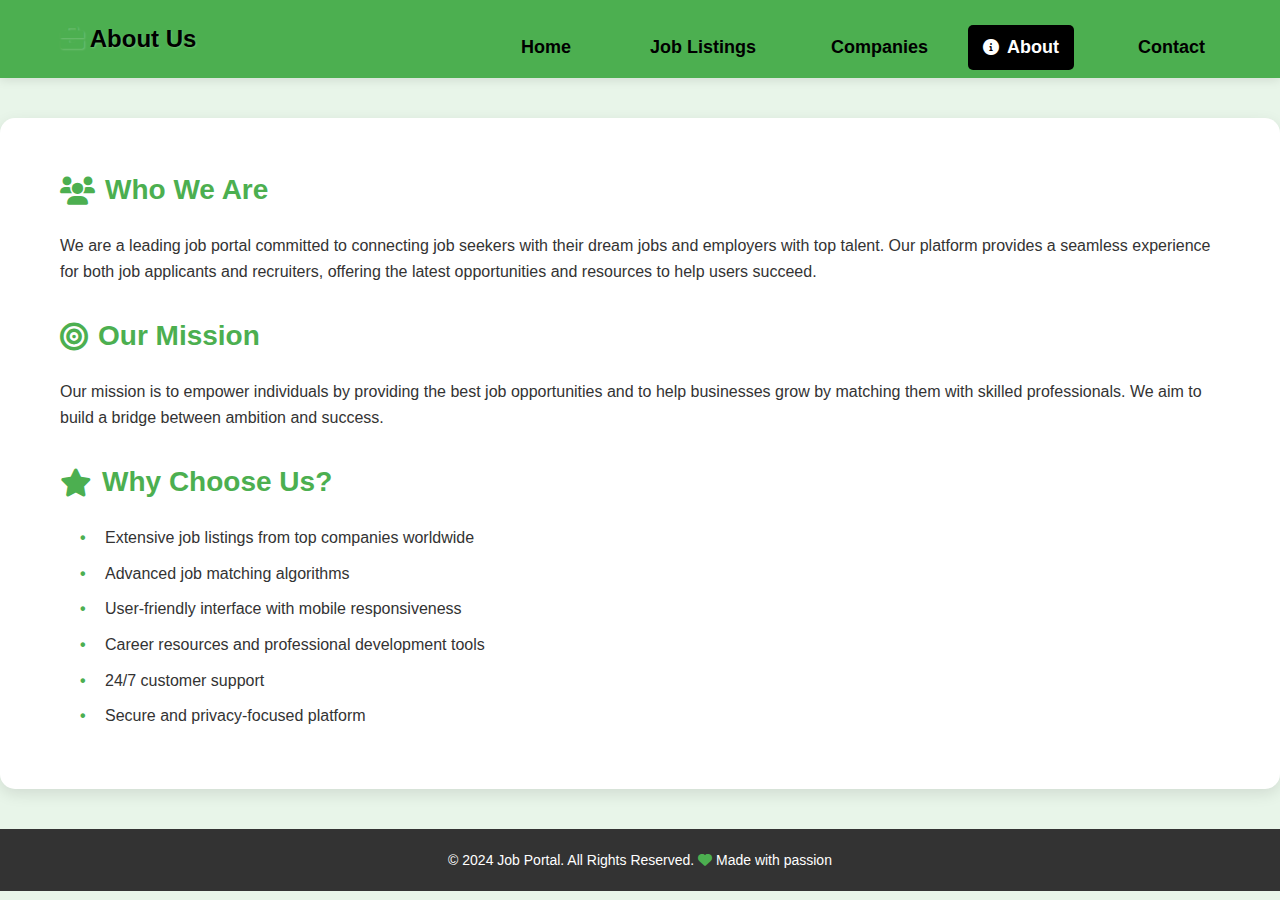
<file: job portal/about.html>
<!DOCTYPE html>
<html lang="en">
<head>
    <meta charset="UTF-8">
    <meta name="viewport" content="width=device-width, initial-scale=1.0">
    <title>About Us - Job Portal</title>
    <link rel="stylesheet" href="about.css">
    <link rel="stylesheet" href="https://cdnjs.cloudflare.com/ajax/libs/font-awesome/6.0.0/css/all.min.css">
    <style>
        /* Override default link colors */
        a {
            color: #000 !important;
            text-decoration: none;
        }
        a:hover {
            color: #000 !important;
        }
        a:visited {
            color: #000 !important;
        }
        .nav-active {
            color: #fff !important;
            background-color: #000;
            font-weight: bold;
        }
    </style>
</head>
<body>
    <header>
        <div class="container">
            <h1><i class="fas fa-briefcase"></i> About Us</h1>
            <nav>
                <ul>
                    <li><a href="index.html"><i class="fas fa-home"></i> Home</a></li>
                    <li><a href="joblisting.html"><i class="fas fa-list"></i> Job Listings</a></li>
                    <li><a href="companies.html"><i class="fas fa-building"></i> Companies</a></li>
                    <li><a href="about.html" class="active"><i class="fas fa-info-circle"></i> About</a></li>
                    <li><a href="contact.html"><i class="fas fa-envelope"></i> Contact</a></li>
                </ul>
            </nav>
        </div>
    </header>

    <section class="about-section">
        <div class="container">
            <h2><i class="fas fa-users"></i> Who We Are</h2>
            <p>We are a leading job portal committed to connecting job seekers with their dream jobs and employers with top talent. Our platform provides a seamless experience for both job applicants and recruiters, offering the latest opportunities and resources to help users succeed.</p>
            
            <h2><i class="fas fa-bullseye"></i> Our Mission</h2>
            <p>Our mission is to empower individuals by providing the best job opportunities and to help businesses grow by matching them with skilled professionals. We aim to build a bridge between ambition and success.</p>

            <h2><i class="fas fa-star"></i> Why Choose Us?</h2>
            <ul>
                <li>Extensive job listings from top companies worldwide</li>
                <li>Advanced job matching algorithms</li>
                <li>User-friendly interface with mobile responsiveness</li>
                <li>Career resources and professional development tools</li>
                <li>24/7 customer support</li>
                <li>Secure and privacy-focused platform</li>
            </ul>
        </div>
    </section>

    <footer>
        <div class="container">
            <p>&copy; 2024 Job Portal. All Rights Reserved. <i class="fas fa-heart"></i> Made with passion</p>
        </div>
    </footer>
</body>
</html>
</file>
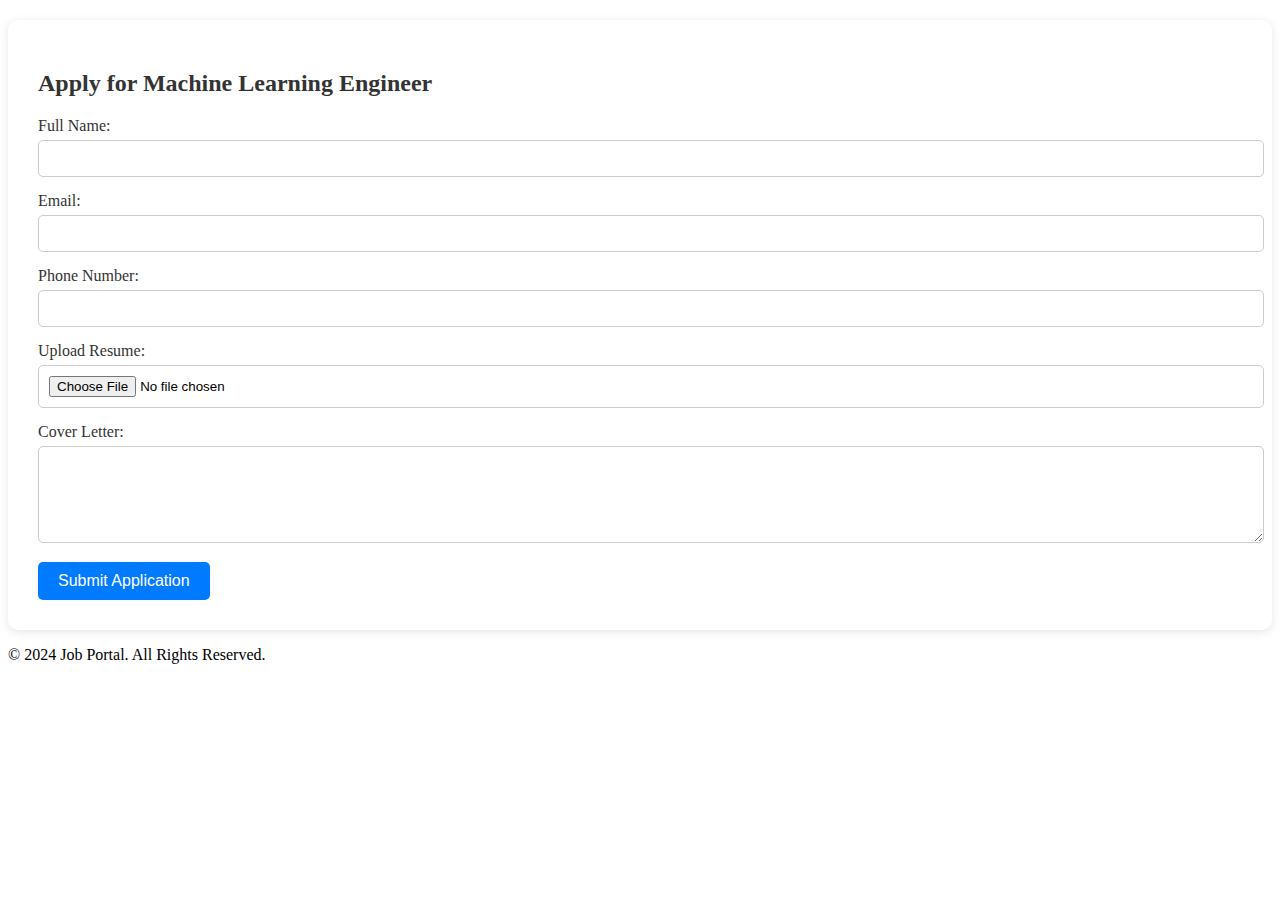
<file: job portal/apply.html>
<!DOCTYPE html>
<html lang="en">
<head>
    <meta charset="UTF-8">
    <meta name="viewport" content="width=device-width, initial-scale=1.0">
    <title>Apply for Machine Learning Engineer - Job Portal</title>
    <link rel="stylesheet" href="apply.css">
</head>
<body>
    

    <section class="application-form">
        <div class="container">
            <h2>Apply for Machine Learning Engineer</h2>
            <form action="#" method="post">
                <div class="form-group">
                    <label for="name">Full Name:</label>
                    <input type="text" id="name" name="name" required>
                </div>
                <div class="form-group">
                    <label for="email">Email:</label>
                    <input type="email" id="email" name="email" required>
                </div>
                <div class="form-group">
                    <label for="phone">Phone Number:</label>
                    <input type="tel" id="phone" name="phone" required>
                </div>
                <div class="form-group">
                    <label for="resume">Upload Resume:</label>
                    <input type="file" id="resume" name="resume" accept=".pdf,.doc,.docx" required>
                </div>
                <div class="form-group">
                    <label for="cover-letter">Cover Letter:</label>
                    <textarea id="cover-letter" name="cover-letter" rows="5" required></textarea>
                </div>
                <button type="submit" class="submit-btn">Submit Application</button>
            </form>
        </div>
    </section>

    <footer>
        <div class="container">
            <p>&copy; 2024 Job Portal. All Rights Reserved.</p>
        </div>
    </footer>
</body>
</html>
</file>
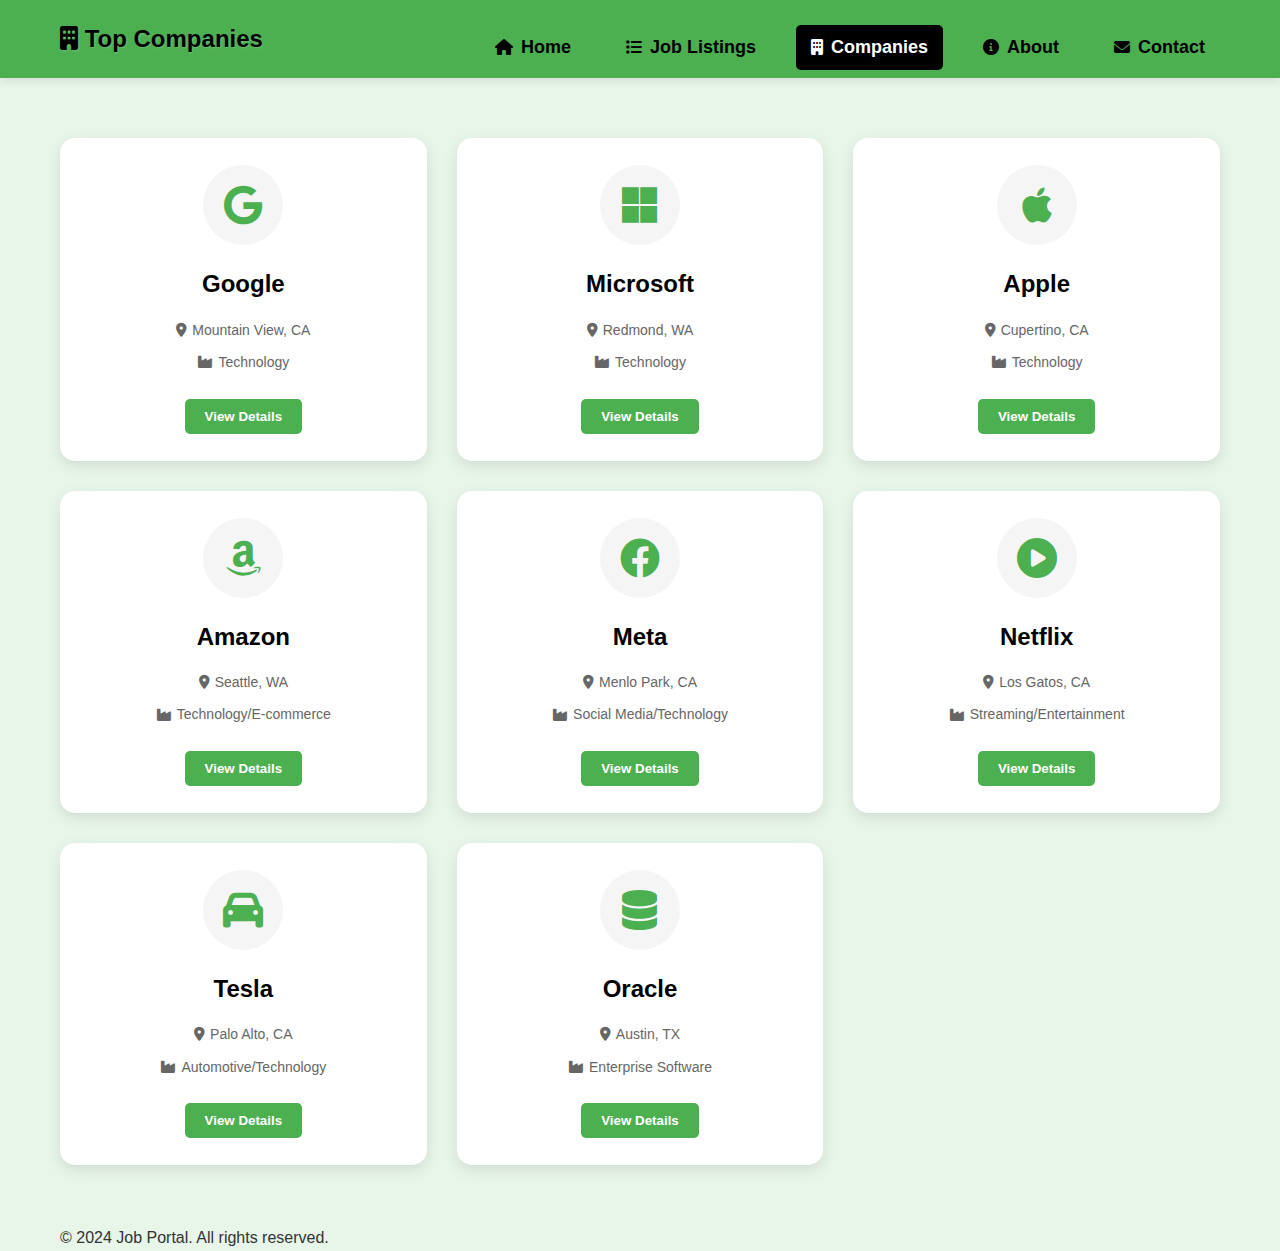
<file: job portal/Companies.html>
<!DOCTYPE html>
<html lang="en">
<head>
    <meta charset="UTF-8">
    <meta name="viewport" content="width=device-width, initial-scale=1.0">
    <title>Companies - Job Portal</title>
    <link rel="stylesheet" href="companies.css">
    <link rel="stylesheet" href="https://cdnjs.cloudflare.com/ajax/libs/font-awesome/6.0.0/css/all.min.css">
</head>
<body>
    <header>
        <div class="container">
            <h1><i class="fas fa-building"></i> Top Companies</h1>
            <nav>
                <ul>
                    <li><a href="index.html"><i class="fas fa-home"></i> Home</a></li>
                    <li><a href="joblisting.html"><i class="fas fa-list"></i> Job Listings</a></li>
                    <li><a href="companies.html" class="active"><i class="fas fa-building"></i> Companies</a></li>
                    <li><a href="about.html"><i class="fas fa-info-circle"></i> About</a></li>
                    <li><a href="contact.html"><i class="fas fa-envelope"></i> Contact</a></li>
                </ul>
            </nav>
        </div>
    </header>

    <section class="companies-section">
        <div class="container">
            <div class="companies-grid">
                <!-- Google -->
                <div class="company-card" onclick="showCompanyDetails('google')">
                    <div class="company-logo">
                        <i class="fab fa-google"></i>
                    </div>
                    <h3>Google</h3>
                    <p class="location"><i class="fas fa-map-marker-alt"></i> Mountain View, CA</p>
                    <p class="industry"><i class="fas fa-industry"></i> Technology</p>
                    <button class="view-details">View Details</button>
                </div>

                <!-- Microsoft -->
                <div class="company-card" onclick="showCompanyDetails('microsoft')">
                    <div class="company-logo">
                        <i class="fab fa-microsoft"></i>
                    </div>
                    <h3>Microsoft</h3>
                    <p class="location"><i class="fas fa-map-marker-alt"></i> Redmond, WA</p>
                    <p class="industry"><i class="fas fa-industry"></i> Technology</p>
                    <button class="view-details">View Details</button>
                </div>

                <!-- Apple -->
                <div class="company-card" onclick="showCompanyDetails('apple')">
                    <div class="company-logo">
                        <i class="fab fa-apple"></i>
                    </div>
                    <h3>Apple</h3>
                    <p class="location"><i class="fas fa-map-marker-alt"></i> Cupertino, CA</p>
                    <p class="industry"><i class="fas fa-industry"></i> Technology</p>
                    <button class="view-details">View Details</button>
                </div>

                <!-- Amazon -->
                <div class="company-card" onclick="showCompanyDetails('amazon')">
                    <div class="company-logo">
                        <i class="fab fa-amazon"></i>
                    </div>
                    <h3>Amazon</h3>
                    <p class="location"><i class="fas fa-map-marker-alt"></i> Seattle, WA</p>
                    <p class="industry"><i class="fas fa-industry"></i> Technology/E-commerce</p>
                    <button class="view-details">View Details</button>
                </div>

                <!-- Meta (Facebook) -->
                <div class="company-card" onclick="showCompanyDetails('meta')">
                    <div class="company-logo">
                        <i class="fab fa-facebook"></i>
                    </div>
                    <h3>Meta</h3>
                    <p class="location"><i class="fas fa-map-marker-alt"></i> Menlo Park, CA</p>
                    <p class="industry"><i class="fas fa-industry"></i> Social Media/Technology</p>
                    <button class="view-details">View Details</button>
                </div>

                <!-- Netflix -->
                <div class="company-card" onclick="showCompanyDetails('netflix')">
                    <div class="company-logo">
                        <i class="fas fa-play-circle"></i>
                    </div>
                    <h3>Netflix</h3>
                    <p class="location"><i class="fas fa-map-marker-alt"></i> Los Gatos, CA</p>
                    <p class="industry"><i class="fas fa-industry"></i> Streaming/Entertainment</p>
                    <button class="view-details">View Details</button>
                </div>

                <!-- Tesla -->
                <div class="company-card" onclick="showCompanyDetails('tesla')">
                    <div class="company-logo">
                        <i class="fas fa-car"></i>
                    </div>
                    <h3>Tesla</h3>
                    <p class="location"><i class="fas fa-map-marker-alt"></i> Palo Alto, CA</p>
                    <p class="industry"><i class="fas fa-industry"></i> Automotive/Technology</p>
                    <button class="view-details">View Details</button>
                </div>

                <!-- Oracle -->
                <div class="company-card" onclick="showCompanyDetails('oracle')">
                    <div class="company-logo">
                        <i class="fas fa-database"></i>
                    </div>
                    <h3>Oracle</h3>
                    <p class="location"><i class="fas fa-map-marker-alt"></i> Austin, TX</p>
                    <p class="industry"><i class="fas fa-industry"></i> Enterprise Software</p>
                    <button class="view-details">View Details</button>
                </div>
            </div>
        </div>
    </section>

    <!-- Company Details Modal -->
    <div id="companyModal" class="modal">
        <div class="modal-content">
            <span class="close-modal">&times;</span>
            <div id="companyDetails"></div>
        </div>
    </div>

    <footer>
        <div class="container">
            <p>&copy; 2024 Job Portal. All rights reserved.</p>
        </div>
    </footer>

    <script>
        const companyData = {
            google: {
                name: "Google",
                description: "Google is a multinational technology company specializing in internet-related services and products.",
                benefits: ["Competitive salary", "Health insurance", "Free meals", "Flexible work hours", "Stock options"],
                culture: "Innovation-driven culture with emphasis on creativity and collaboration",
                openPositions: ["Software Engineer", "Product Manager", "Data Scientist", "UX Designer"],
                technologies: ["Python", "Java", "Go", "Angular", "TensorFlow"],
                website: "https://careers.google.com"
            },
            // Add data for other companies
        };

        function showCompanyDetails(company) {
            const modal = document.getElementById('companyModal');
            const detailsDiv = document.getElementById('companyDetails');
            const data = companyData[company] || {
                name: company.charAt(0).toUpperCase() + company.slice(1),
                description: "Detailed information coming soon!",
                benefits: ["Competitive salary", "Health benefits", "Professional development"],
                culture: "Great work environment with focus on innovation",
                openPositions: ["Multiple positions available"],
                technologies: ["Various technologies"],
                website: "#"
            };

            let html = `
                <h2>${data.name}</h2>
                <div class="company-info">
                    <h3>About</h3>
                    <p>${data.description}</p>
                    
                    <h3>Benefits</h3>
                    <ul>
                        ${data.benefits.map(benefit => `<li>${benefit}</li>`).join('')}
                    </ul>

                    <h3>Company Culture</h3>
                    <p>${data.culture}</p>

                    <h3>Open Positions</h3>
                    <ul>
                        ${data.openPositions.map(position => `<li>${position}</li>`).join('')}
                    </ul>

                    <h3>Technologies Used</h3>
                    <div class="tech-tags">
                        ${data.technologies.map(tech => `<span class="tech-tag">${tech}</span>`).join('')}
                    </div>

                    <a href="${data.website}" target="_blank" class="career-link">Visit Career Page</a>
                </div>
            `;
            detailsDiv.innerHTML = html;
            modal.style.display = 'block';
        }

        // Close modal when clicking X or outside
        document.querySelector('.close-modal').onclick = function() {
            document.getElementById('companyModal').style.display = 'none';
        }

        window.onclick = function(event) {
            const modal = document.getElementById('companyModal');
            if (event.target == modal) {
                modal.style.display = 'none';
            }
        }
    </script>
</body>
</html>
</file>
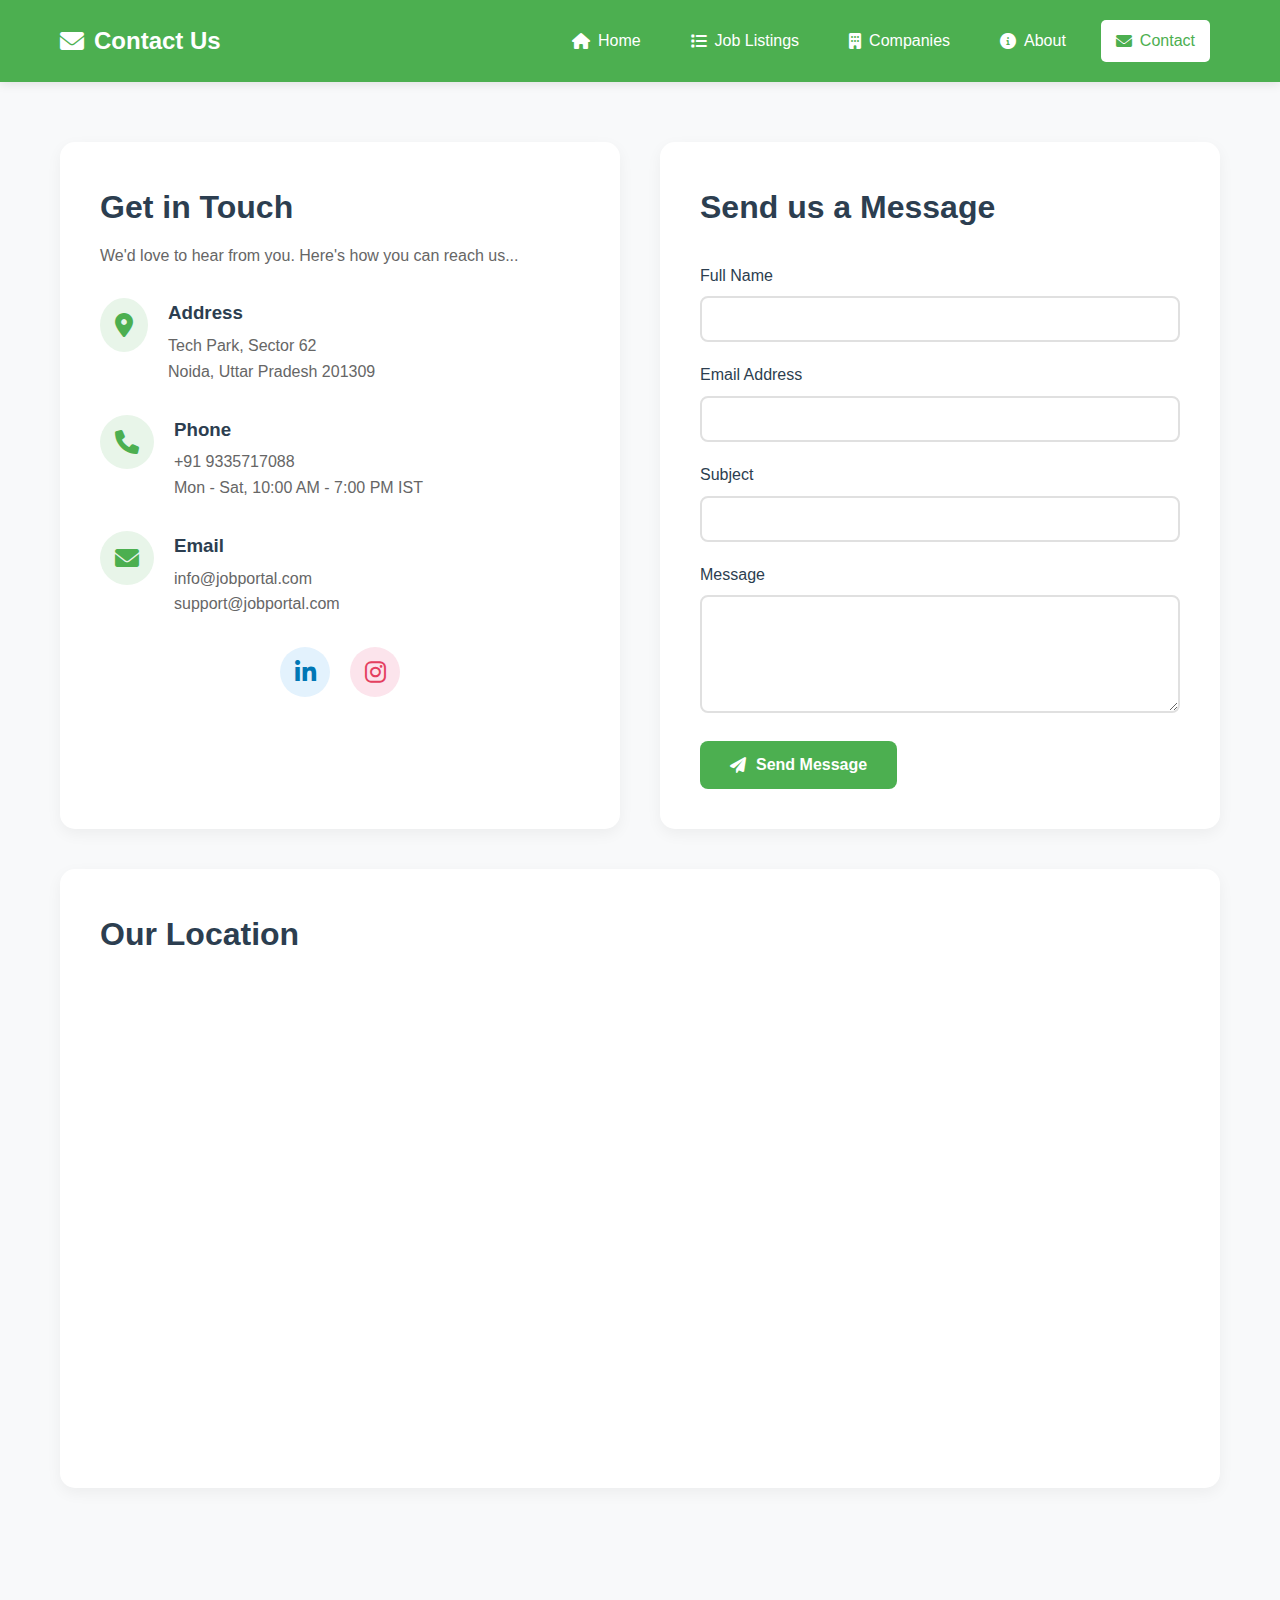
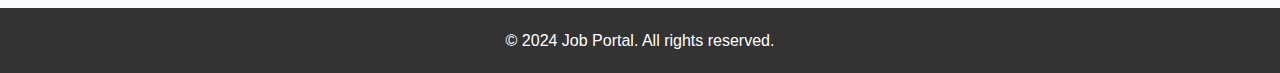
<file: job portal/contact.html>
<!DOCTYPE html>
<html lang="en">
<head>
    <meta charset="UTF-8">
    <meta name="viewport" content="width=device-width, initial-scale=1.0">
    <title>Contact Us - Job Portal</title>
    <link rel="stylesheet" href="contact.css">
    <link rel="stylesheet" href="https://cdnjs.cloudflare.com/ajax/libs/font-awesome/6.0.0/css/all.min.css">
</head>
<body>
    <header>
        <div class="container">
            <h1><i class="fas fa-envelope"></i> Contact Us</h1>
            <nav>
                <ul>
                    <li><a href="index.html"><i class="fas fa-home"></i> Home</a></li>
                    <li><a href="joblisting.html"><i class="fas fa-list"></i> Job Listings</a></li>
                    <li><a href="companies.html"><i class="fas fa-building"></i> Companies</a></li>
                    <li><a href="about.html"><i class="fas fa-info-circle"></i> About</a></li>
                    <li><a href="contact.html" class="active"><i class="fas fa-envelope"></i> Contact</a></li>
                </ul>
            </nav>
        </div>
    </header>

    <section class="contact-section">
        <div class="container">
            <div class="contact-grid">
                <!-- Contact Information -->
                <div class="contact-info">
                    <h2>Get in Touch</h2>
                    <p class="subtitle">We'd love to hear from you. Here's how you can reach us...</p>
                    
                    <div class="info-item">
                        <i class="fas fa-map-marker-alt"></i>
                        <div>
                            <h3>Address</h3>
                            <p>Tech Park, Sector 62</p>
                            <p>Noida, Uttar Pradesh 201309</p>
                        </div>
                    </div>

                    <div class="info-item">
                        <i class="fas fa-phone"></i>
                        <div>
                            <h3>Phone</h3>
                            <p>+91 9335717088</p>
                            <p>Mon - Sat, 10:00 AM - 7:00 PM IST</p>
                        </div>
                    </div>

                    <div class="info-item">
                        <i class="fas fa-envelope"></i>
                        <div>
                            <h3>Email</h3>
                            <p>info@jobportal.com</p>
                            <p>support@jobportal.com</p>
                        </div>
                    </div>

                    <div class="social-links">
                        <a href="https://www.linkedin.com/in/anmol-pandey-08b864297" target="_blank" class="social-icon linkedin" title="Connect on LinkedIn">
                            <i class="fab fa-linkedin-in"></i>
                        </a>
                        <a href="https://www.instagram.com/anmol_pandey_6790" target="_blank" class="social-icon instagram" title="Follow on Instagram">
                            <i class="fab fa-instagram"></i>
                        </a>
                    </div>
                </div>

                <!-- Contact Form -->
                <div class="contact-form">
                    <h2>Send us a Message</h2>
                    <form id="contactForm">
                        <div class="form-group">
                            <label for="name">Full Name</label>
                            <input type="text" id="name" name="name" required>
                        </div>

                        <div class="form-group">
                            <label for="email">Email Address</label>
                            <input type="email" id="email" name="email" required>
                        </div>

                        <div class="form-group">
                            <label for="subject">Subject</label>
                            <input type="text" id="subject" name="subject" required>
                        </div>

                        <div class="form-group">
                            <label for="message">Message</label>
                            <textarea id="message" name="message" rows="5" required></textarea>
                        </div>

                        <button type="submit" class="submit-btn">
                            <i class="fas fa-paper-plane"></i> Send Message
                        </button>
                    </form>
                </div>
            </div>

            <!-- Map Section -->
            <div class="map-section">
                <h2>Our Location</h2>
                <div class="map-container">
                    <iframe 
                        src="https://www.google.com/maps/embed?pb=!1m18!1m12!1m3!1d3502.0237839852447!2d77.36415261492548!3d28.627338982418996!2m3!1f0!2f0!3f0!3m2!1i1024!2i768!4f13.1!3m3!1m2!1s0x390ce5456a1a7957%3A0x7a2449c66c4e0295!2sSector%2062%2C%20Noida%2C%20Uttar%20Pradesh%20201309!5e0!3m2!1sen!2sin!4v1647043057694!5m2!1sen!2sin" 
                        width="100%" 
                        height="450" 
                        style="border:0;" 
                        allowfullscreen="" 
                        loading="lazy">
                    </iframe>
                </div>
            </div>
        </div>
    </section>

    <footer>
        <div class="container">
            <p>&copy; 2024 Job Portal. All rights reserved.</p>
        </div>
    </footer>

    <script>
        document.getElementById('contactForm').addEventListener('submit', function(e) {
            e.preventDefault();
            // Add your form submission logic here
            alert('Thank you for your message! We will get back to you soon.');
            this.reset();
        });
    </script>
</body>
</html>
</file>
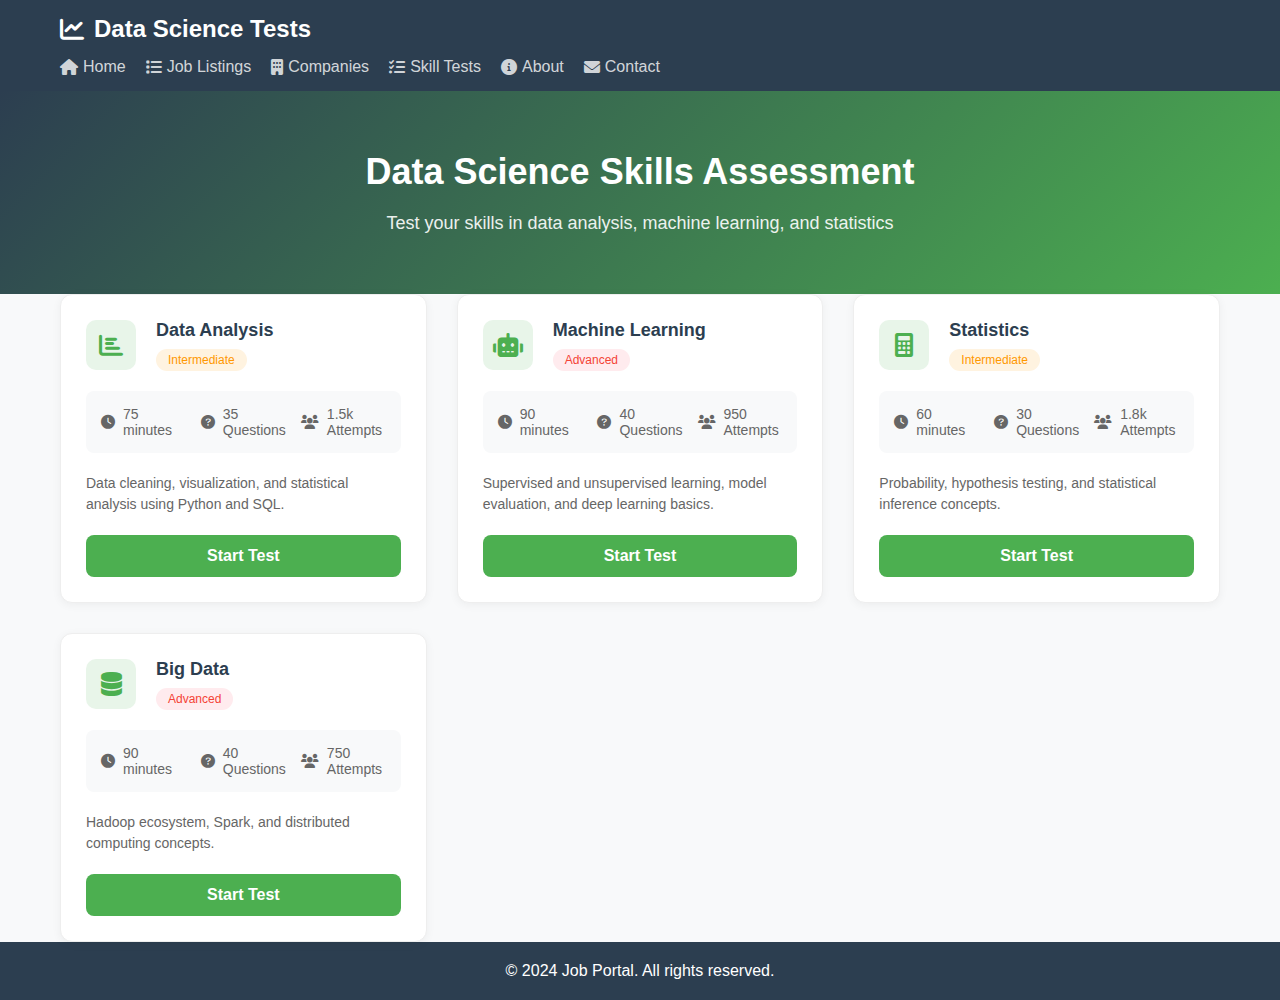
<file: job portal/data-science-tests.html>
<!DOCTYPE html>
<html lang="en">
<head>
    <meta charset="UTF-8">
    <meta name="viewport" content="width=device-width, initial-scale=1.0">
    <title>Data Science Tests - Job Portal</title>
    <link rel="stylesheet" href="skill-assessment.css">
    <link rel="stylesheet" href="https://cdnjs.cloudflare.com/ajax/libs/font-awesome/6.0.0/css/all.min.css">
</head>
<body>
    <header>
        <div class="container">
            <h1><i class="fas fa-chart-line"></i> Data Science Tests</h1>
            <nav>
                <ul>
                    <li><a href="index.html"><i class="fas fa-home"></i> Home</a></li>
                    <li><a href="joblisting.html"><i class="fas fa-list"></i> Job Listings</a></li>
                    <li><a href="companies.html"><i class="fas fa-building"></i> Companies</a></li>
                    <li><a href="skill-assessment.html"><i class="fas fa-tasks"></i> Skill Tests</a></li>
                    <li><a href="about.html"><i class="fas fa-info-circle"></i> About</a></li>
                    <li><a href="contact.html"><i class="fas fa-envelope"></i> Contact</a></li>
                </ul>
            </nav>
        </div>
    </header>

    <section class="hero-section">
        <div class="container">
            <div class="hero-content">
                <h2>Data Science Skills Assessment</h2>
                <p>Test your skills in data analysis, machine learning, and statistics</p>
            </div>
        </div>
    </section>

    <section class="tests-section">
        <div class="container">
            <div class="tests-grid">
                <!-- Data Analysis Test -->
                <div class="test-card">
                    <div class="test-header">
                        <div class="test-icon">
                            <i class="fas fa-chart-bar"></i>
                        </div>
                        <div class="test-info">
                            <h3>Data Analysis</h3>
                            <span class="difficulty intermediate">Intermediate</span>
                        </div>
                    </div>
                    <div class="test-details">
                        <div class="detail-item">
                            <i class="fas fa-clock"></i>
                            <span>75 minutes</span>
                        </div>
                        <div class="detail-item">
                            <i class="fas fa-question-circle"></i>
                            <span>35 Questions</span>
                        </div>
                        <div class="detail-item">
                            <i class="fas fa-users"></i>
                            <span>1.5k Attempts</span>
                        </div>
                    </div>
                    <div class="test-description">
                        Data cleaning, visualization, and statistical analysis using Python and SQL.
                    </div>
                    <button class="start-test-btn" onclick="window.location.href='take-test.html?test=Data Analysis'">Start Test</button>
                </div>

                <!-- Machine Learning Test -->
                <div class="test-card">
                    <div class="test-header">
                        <div class="test-icon">
                            <i class="fas fa-robot"></i>
                        </div>
                        <div class="test-info">
                            <h3>Machine Learning</h3>
                            <span class="difficulty advanced">Advanced</span>
                        </div>
                    </div>
                    <div class="test-details">
                        <div class="detail-item">
                            <i class="fas fa-clock"></i>
                            <span>90 minutes</span>
                        </div>
                        <div class="detail-item">
                            <i class="fas fa-question-circle"></i>
                            <span>40 Questions</span>
                        </div>
                        <div class="detail-item">
                            <i class="fas fa-users"></i>
                            <span>950 Attempts</span>
                        </div>
                    </div>
                    <div class="test-description">
                        Supervised and unsupervised learning, model evaluation, and deep learning basics.
                    </div>
                    <button class="start-test-btn" onclick="window.location.href='take-test.html?test=Machine Learning'">Start Test</button>
                </div>

                <!-- Statistics Test -->
                <div class="test-card">
                    <div class="test-header">
                        <div class="test-icon">
                            <i class="fas fa-calculator"></i>
                        </div>
                        <div class="test-info">
                            <h3>Statistics</h3>
                            <span class="difficulty intermediate">Intermediate</span>
                        </div>
                    </div>
                    <div class="test-details">
                        <div class="detail-item">
                            <i class="fas fa-clock"></i>
                            <span>60 minutes</span>
                        </div>
                        <div class="detail-item">
                            <i class="fas fa-question-circle"></i>
                            <span>30 Questions</span>
                        </div>
                        <div class="detail-item">
                            <i class="fas fa-users"></i>
                            <span>1.8k Attempts</span>
                        </div>
                    </div>
                    <div class="test-description">
                        Probability, hypothesis testing, and statistical inference concepts.
                    </div>
                    <button class="start-test-btn" onclick="window.location.href='take-test.html?test=Statistics'">Start Test</button>
                </div>

                <!-- Big Data Test -->
                <div class="test-card">
                    <div class="test-header">
                        <div class="test-icon">
                            <i class="fas fa-database"></i>
                        </div>
                        <div class="test-info">
                            <h3>Big Data</h3>
                            <span class="difficulty advanced">Advanced</span>
                        </div>
                    </div>
                    <div class="test-details">
                        <div class="detail-item">
                            <i class="fas fa-clock"></i>
                            <span>90 minutes</span>
                        </div>
                        <div class="detail-item">
                            <i class="fas fa-question-circle"></i>
                            <span>40 Questions</span>
                        </div>
                        <div class="detail-item">
                            <i class="fas fa-users"></i>
                            <span>750 Attempts</span>
                        </div>
                    </div>
                    <div class="test-description">
                        Hadoop ecosystem, Spark, and distributed computing concepts.
                    </div>
                    <button class="start-test-btn" onclick="window.location.href='take-test.html?test=Big Data'">Start Test</button>
                </div>
            </div>
        </div>
    </section>

    <footer>
        <div class="container">
            <p>&copy; 2024 Job Portal. All rights reserved.</p>
        </div>
    </footer>
</body>
</html>
</file>
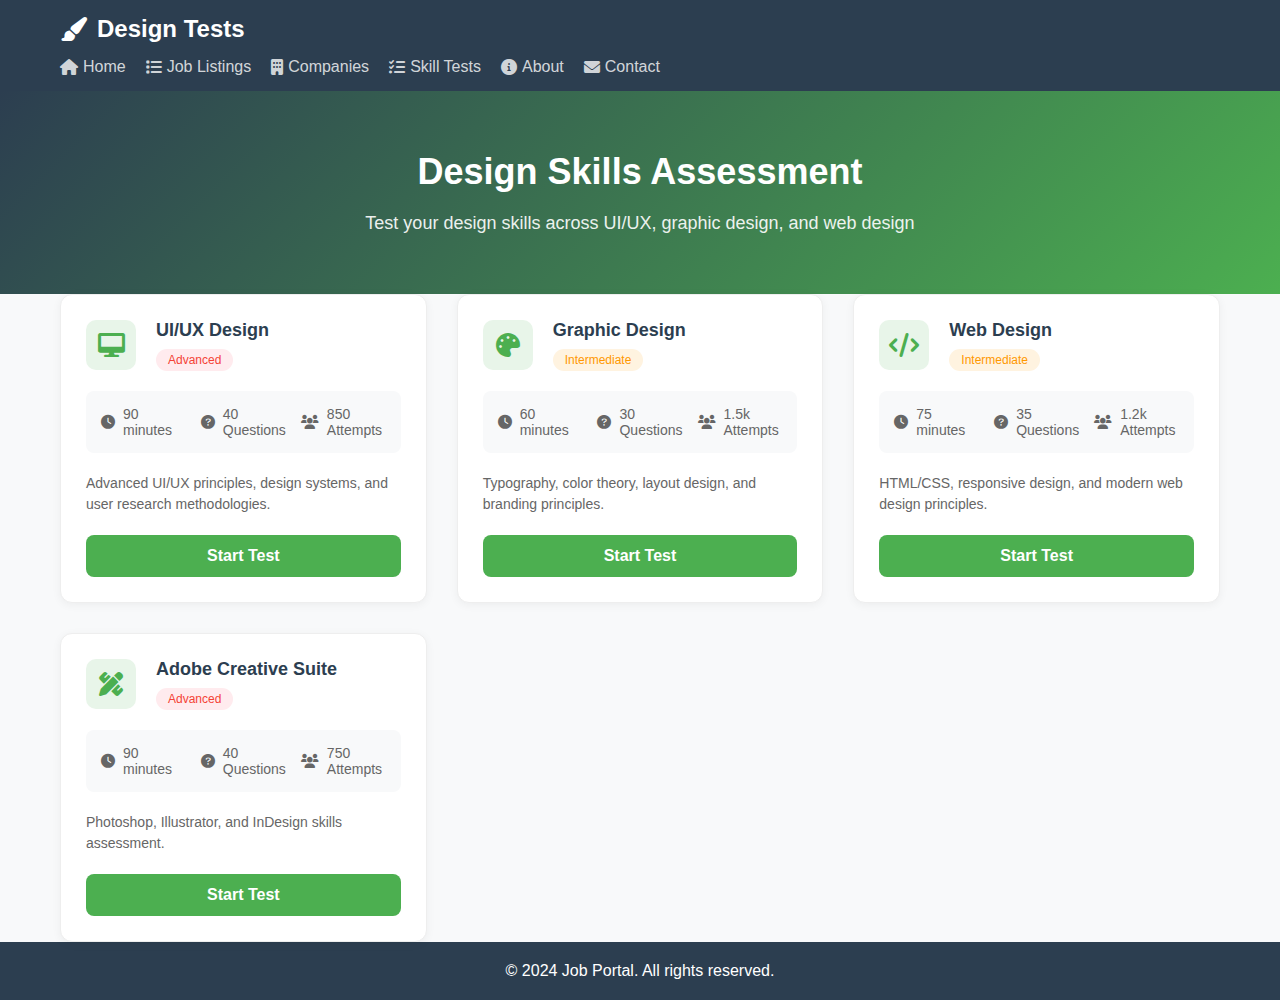
<file: job portal/design-tests.html>
<!DOCTYPE html>
<html lang="en">
<head>
    <meta charset="UTF-8">
    <meta name="viewport" content="width=device-width, initial-scale=1.0">
    <title>Design Tests - Job Portal</title>
    <link rel="stylesheet" href="skill-assessment.css">
    <link rel="stylesheet" href="https://cdnjs.cloudflare.com/ajax/libs/font-awesome/6.0.0/css/all.min.css">
</head>
<body>
    <header>
        <div class="container">
            <h1><i class="fas fa-paint-brush"></i> Design Tests</h1>
            <nav>
                <ul>
                    <li><a href="index.html"><i class="fas fa-home"></i> Home</a></li>
                    <li><a href="joblisting.html"><i class="fas fa-list"></i> Job Listings</a></li>
                    <li><a href="companies.html"><i class="fas fa-building"></i> Companies</a></li>
                    <li><a href="skill-assessment.html"><i class="fas fa-tasks"></i> Skill Tests</a></li>
                    <li><a href="about.html"><i class="fas fa-info-circle"></i> About</a></li>
                    <li><a href="contact.html"><i class="fas fa-envelope"></i> Contact</a></li>
                </ul>
            </nav>
        </div>
    </header>

    <section class="hero-section">
        <div class="container">
            <div class="hero-content">
                <h2>Design Skills Assessment</h2>
                <p>Test your design skills across UI/UX, graphic design, and web design</p>
            </div>
        </div>
    </section>

    <section class="tests-section">
        <div class="container">
            <div class="tests-grid">
                <!-- UI/UX Design Test -->
                <div class="test-card">
                    <div class="test-header">
                        <div class="test-icon">
                            <i class="fas fa-desktop"></i>
                        </div>
                        <div class="test-info">
                            <h3>UI/UX Design</h3>
                            <span class="difficulty advanced">Advanced</span>
                        </div>
                    </div>
                    <div class="test-details">
                        <div class="detail-item">
                            <i class="fas fa-clock"></i>
                            <span>90 minutes</span>
                        </div>
                        <div class="detail-item">
                            <i class="fas fa-question-circle"></i>
                            <span>40 Questions</span>
                        </div>
                        <div class="detail-item">
                            <i class="fas fa-users"></i>
                            <span>850 Attempts</span>
                        </div>
                    </div>
                    <div class="test-description">
                        Advanced UI/UX principles, design systems, and user research methodologies.
                    </div>
                    <button class="start-test-btn" onclick="window.location.href='take-test.html?test=UI/UX Design'">Start Test</button>
                </div>

                <!-- Graphic Design Test -->
                <div class="test-card">
                    <div class="test-header">
                        <div class="test-icon">
                            <i class="fas fa-palette"></i>
                        </div>
                        <div class="test-info">
                            <h3>Graphic Design</h3>
                            <span class="difficulty intermediate">Intermediate</span>
                        </div>
                    </div>
                    <div class="test-details">
                        <div class="detail-item">
                            <i class="fas fa-clock"></i>
                            <span>60 minutes</span>
                        </div>
                        <div class="detail-item">
                            <i class="fas fa-question-circle"></i>
                            <span>30 Questions</span>
                        </div>
                        <div class="detail-item">
                            <i class="fas fa-users"></i>
                            <span>1.5k Attempts</span>
                        </div>
                    </div>
                    <div class="test-description">
                        Typography, color theory, layout design, and branding principles.
                    </div>
                    <button class="start-test-btn" onclick="window.location.href='take-test.html?test=Graphic Design'">Start Test</button>
                </div>

                <!-- Web Design Test -->
                <div class="test-card">
                    <div class="test-header">
                        <div class="test-icon">
                            <i class="fas fa-code"></i>
                        </div>
                        <div class="test-info">
                            <h3>Web Design</h3>
                            <span class="difficulty intermediate">Intermediate</span>
                        </div>
                    </div>
                    <div class="test-details">
                        <div class="detail-item">
                            <i class="fas fa-clock"></i>
                            <span>75 minutes</span>
                        </div>
                        <div class="detail-item">
                            <i class="fas fa-question-circle"></i>
                            <span>35 Questions</span>
                        </div>
                        <div class="detail-item">
                            <i class="fas fa-users"></i>
                            <span>1.2k Attempts</span>
                        </div>
                    </div>
                    <div class="test-description">
                        HTML/CSS, responsive design, and modern web design principles.
                    </div>
                    <button class="start-test-btn" onclick="window.location.href='take-test.html?test=Web Design'">Start Test</button>
                </div>

                <!-- Adobe Creative Suite Test -->
                <div class="test-card">
                    <div class="test-header">
                        <div class="test-icon">
                            <i class="fas fa-pencil-ruler"></i>
                        </div>
                        <div class="test-info">
                            <h3>Adobe Creative Suite</h3>
                            <span class="difficulty advanced">Advanced</span>
                        </div>
                    </div>
                    <div class="test-details">
                        <div class="detail-item">
                            <i class="fas fa-clock"></i>
                            <span>90 minutes</span>
                        </div>
                        <div class="detail-item">
                            <i class="fas fa-question-circle"></i>
                            <span>40 Questions</span>
                        </div>
                        <div class="detail-item">
                            <i class="fas fa-users"></i>
                            <span>750 Attempts</span>
                        </div>
                    </div>
                    <div class="test-description">
                        Photoshop, Illustrator, and InDesign skills assessment.
                    </div>
                    <button class="start-test-btn" onclick="window.location.href='take-test.html?test=Adobe Creative Suite'">Start Test</button>
                </div>
            </div>
        </div>
    </section>

    <footer>
        <div class="container">
            <p>&copy; 2024 Job Portal. All rights reserved.</p>
        </div>
    </footer>
</body>
</html>
</file>
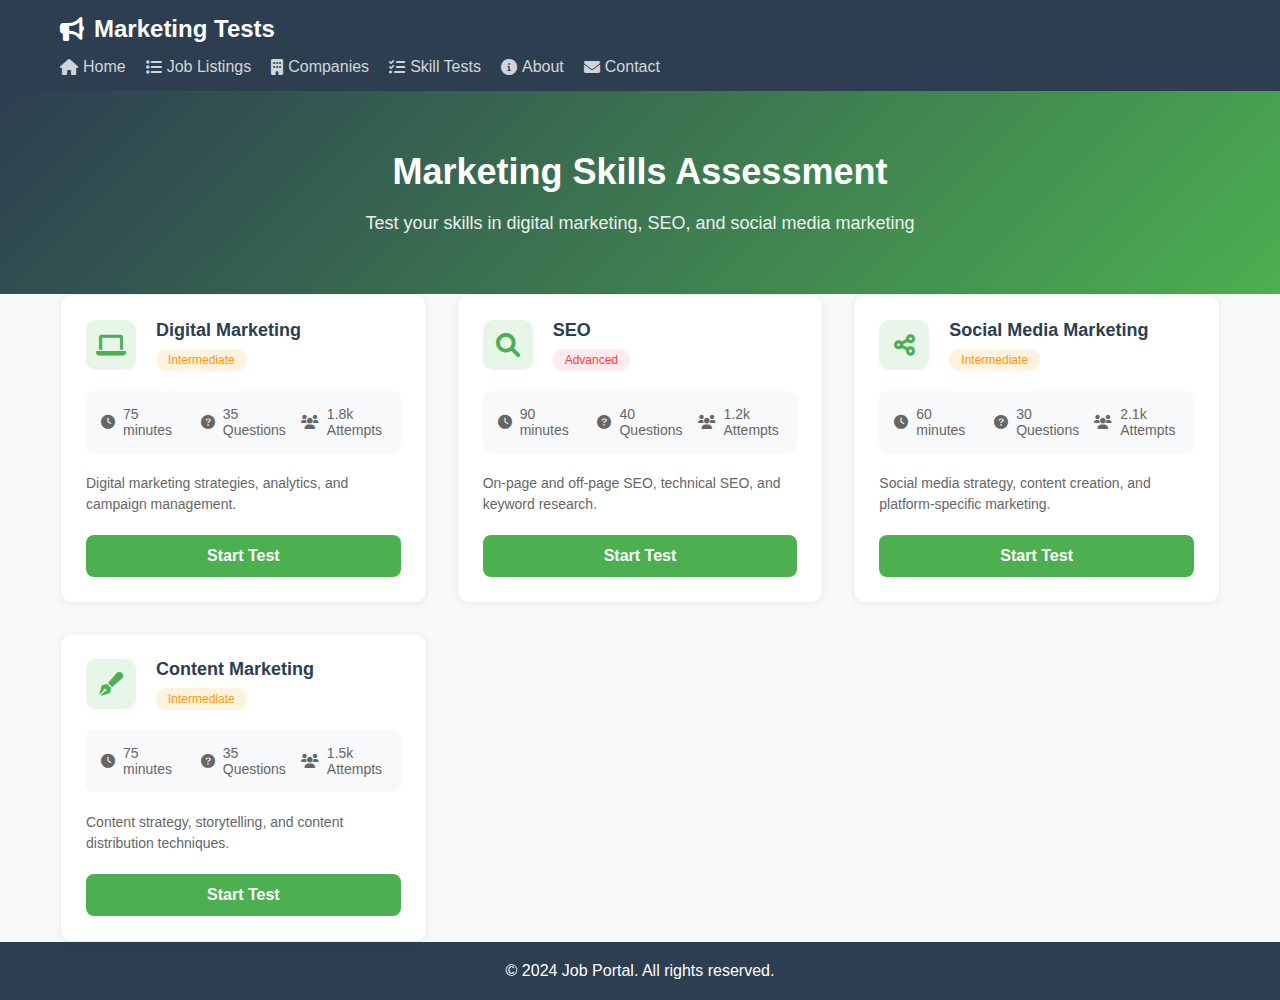
<file: job portal/marketing-tests.html>
<!DOCTYPE html>
<html lang="en">
<head>
    <meta charset="UTF-8">
    <meta name="viewport" content="width=device-width, initial-scale=1.0">
    <title>Marketing Tests - Job Portal</title>
    <link rel="stylesheet" href="skill-assessment.css">
    <link rel="stylesheet" href="https://cdnjs.cloudflare.com/ajax/libs/font-awesome/6.0.0/css/all.min.css">
</head>
<body>
    <header>
        <div class="container">
            <h1><i class="fas fa-bullhorn"></i> Marketing Tests</h1>
            <nav>
                <ul>
                    <li><a href="index.html"><i class="fas fa-home"></i> Home</a></li>
                    <li><a href="joblisting.html"><i class="fas fa-list"></i> Job Listings</a></li>
                    <li><a href="companies.html"><i class="fas fa-building"></i> Companies</a></li>
                    <li><a href="skill-assessment.html"><i class="fas fa-tasks"></i> Skill Tests</a></li>
                    <li><a href="about.html"><i class="fas fa-info-circle"></i> About</a></li>
                    <li><a href="contact.html"><i class="fas fa-envelope"></i> Contact</a></li>
                </ul>
            </nav>
        </div>
    </header>

    <section class="hero-section">
        <div class="container">
            <div class="hero-content">
                <h2>Marketing Skills Assessment</h2>
                <p>Test your skills in digital marketing, SEO, and social media marketing</p>
            </div>
        </div>
    </section>

    <section class="tests-section">
        <div class="container">
            <div class="tests-grid">
                <!-- Digital Marketing Test -->
                <div class="test-card">
                    <div class="test-header">
                        <div class="test-icon">
                            <i class="fas fa-laptop"></i>
                        </div>
                        <div class="test-info">
                            <h3>Digital Marketing</h3>
                            <span class="difficulty intermediate">Intermediate</span>
                        </div>
                    </div>
                    <div class="test-details">
                        <div class="detail-item">
                            <i class="fas fa-clock"></i>
                            <span>75 minutes</span>
                        </div>
                        <div class="detail-item">
                            <i class="fas fa-question-circle"></i>
                            <span>35 Questions</span>
                        </div>
                        <div class="detail-item">
                            <i class="fas fa-users"></i>
                            <span>1.8k Attempts</span>
                        </div>
                    </div>
                    <div class="test-description">
                        Digital marketing strategies, analytics, and campaign management.
                    </div>
                    <button class="start-test-btn" onclick="window.location.href='take-test.html?test=Digital Marketing'">Start Test</button>
                </div>

                <!-- SEO Test -->
                <div class="test-card">
                    <div class="test-header">
                        <div class="test-icon">
                            <i class="fas fa-search"></i>
                        </div>
                        <div class="test-info">
                            <h3>SEO</h3>
                            <span class="difficulty advanced">Advanced</span>
                        </div>
                    </div>
                    <div class="test-details">
                        <div class="detail-item">
                            <i class="fas fa-clock"></i>
                            <span>90 minutes</span>
                        </div>
                        <div class="detail-item">
                            <i class="fas fa-question-circle"></i>
                            <span>40 Questions</span>
                        </div>
                        <div class="detail-item">
                            <i class="fas fa-users"></i>
                            <span>1.2k Attempts</span>
                        </div>
                    </div>
                    <div class="test-description">
                        On-page and off-page SEO, technical SEO, and keyword research.
                    </div>
                    <button class="start-test-btn" onclick="window.location.href='take-test.html?test=SEO'">Start Test</button>
                </div>

                <!-- Social Media Marketing Test -->
                <div class="test-card">
                    <div class="test-header">
                        <div class="test-icon">
                            <i class="fas fa-share-alt"></i>
                        </div>
                        <div class="test-info">
                            <h3>Social Media Marketing</h3>
                            <span class="difficulty intermediate">Intermediate</span>
                        </div>
                    </div>
                    <div class="test-details">
                        <div class="detail-item">
                            <i class="fas fa-clock"></i>
                            <span>60 minutes</span>
                        </div>
                        <div class="detail-item">
                            <i class="fas fa-question-circle"></i>
                            <span>30 Questions</span>
                        </div>
                        <div class="detail-item">
                            <i class="fas fa-users"></i>
                            <span>2.1k Attempts</span>
                        </div>
                    </div>
                    <div class="test-description">
                        Social media strategy, content creation, and platform-specific marketing.
                    </div>
                    <button class="start-test-btn" onclick="window.location.href='take-test.html?test=Social Media Marketing'">Start Test</button>
                </div>

                <!-- Content Marketing Test -->
                <div class="test-card">
                    <div class="test-header">
                        <div class="test-icon">
                            <i class="fas fa-pen-fancy"></i>
                        </div>
                        <div class="test-info">
                            <h3>Content Marketing</h3>
                            <span class="difficulty intermediate">Intermediate</span>
                        </div>
                    </div>
                    <div class="test-details">
                        <div class="detail-item">
                            <i class="fas fa-clock"></i>
                            <span>75 minutes</span>
                        </div>
                        <div class="detail-item">
                            <i class="fas fa-question-circle"></i>
                            <span>35 Questions</span>
                        </div>
                        <div class="detail-item">
                            <i class="fas fa-users"></i>
                            <span>1.5k Attempts</span>
                        </div>
                    </div>
                    <div class="test-description">
                        Content strategy, storytelling, and content distribution techniques.
                    </div>
                    <button class="start-test-btn" onclick="window.location.href='take-test.html?test=Content Marketing'">Start Test</button>
                </div>
            </div>
        </div>
    </section>

    <footer>
        <div class="container">
            <p>&copy; 2024 Job Portal. All rights reserved.</p>
        </div>
    </footer>
</body>
</html>
</file>
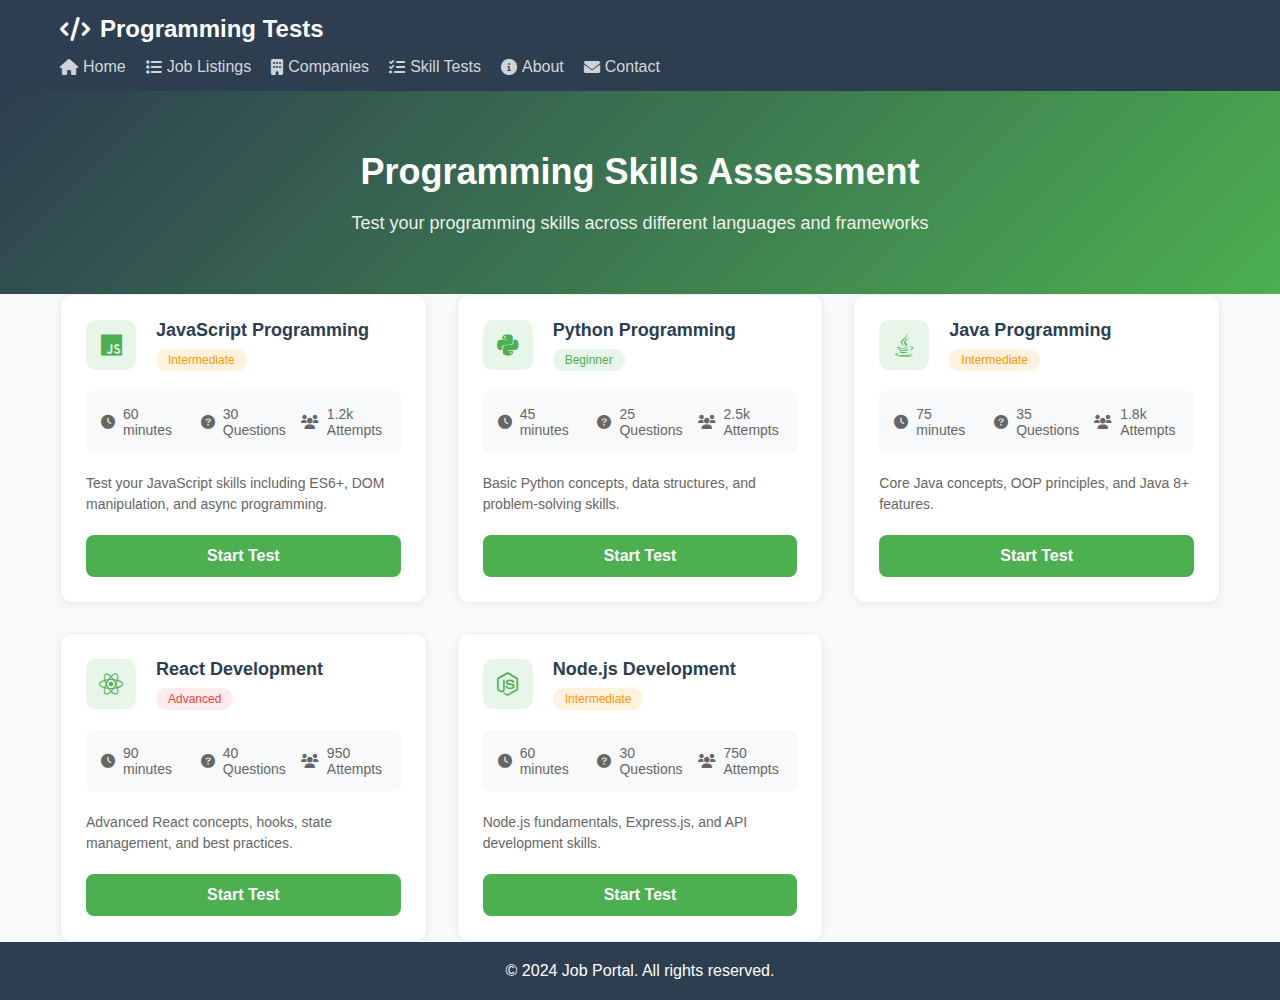
<file: job portal/programming-tests.html>
<!DOCTYPE html>
<html lang="en">
<head>
    <meta charset="UTF-8">
    <meta name="viewport" content="width=device-width, initial-scale=1.0">
    <title>Programming Tests - Job Portal</title>
    <link rel="stylesheet" href="skill-assessment.css">
    <link rel="stylesheet" href="https://cdnjs.cloudflare.com/ajax/libs/font-awesome/6.0.0/css/all.min.css">
</head>
<body>
    <header>
        <div class="container">
            <h1><i class="fas fa-code"></i> Programming Tests</h1>
            <nav>
                <ul>
                    <li><a href="index.html"><i class="fas fa-home"></i> Home</a></li>
                    <li><a href="joblisting.html"><i class="fas fa-list"></i> Job Listings</a></li>
                    <li><a href="companies.html"><i class="fas fa-building"></i> Companies</a></li>
                    <li><a href="skill-assessment.html"><i class="fas fa-tasks"></i> Skill Tests</a></li>
                    <li><a href="about.html"><i class="fas fa-info-circle"></i> About</a></li>
                    <li><a href="contact.html"><i class="fas fa-envelope"></i> Contact</a></li>
                </ul>
            </nav>
        </div>
    </header>

    <section class="hero-section">
        <div class="container">
            <div class="hero-content">
                <h2>Programming Skills Assessment</h2>
                <p>Test your programming skills across different languages and frameworks</p>
            </div>
        </div>
    </section>

    <section class="tests-section">
        <div class="container">
            <div class="tests-grid">
                <!-- JavaScript Test -->
                <div class="test-card">
                    <div class="test-header">
                        <div class="test-icon">
                            <i class="fab fa-js"></i>
                        </div>
                        <div class="test-info">
                            <h3>JavaScript Programming</h3>
                            <span class="difficulty intermediate">Intermediate</span>
                        </div>
                    </div>
                    <div class="test-details">
                        <div class="detail-item">
                            <i class="fas fa-clock"></i>
                            <span>60 minutes</span>
                        </div>
                        <div class="detail-item">
                            <i class="fas fa-question-circle"></i>
                            <span>30 Questions</span>
                        </div>
                        <div class="detail-item">
                            <i class="fas fa-users"></i>
                            <span>1.2k Attempts</span>
                        </div>
                    </div>
                    <div class="test-description">
                        Test your JavaScript skills including ES6+, DOM manipulation, and async programming.
                    </div>
                    <button class="start-test-btn" onclick="window.location.href='take-test.html?test=JavaScript Programming'">Start Test</button>
                </div>

                <!-- Python Test -->
                <div class="test-card">
                    <div class="test-header">
                        <div class="test-icon">
                            <i class="fab fa-python"></i>
                        </div>
                        <div class="test-info">
                            <h3>Python Programming</h3>
                            <span class="difficulty beginner">Beginner</span>
                        </div>
                    </div>
                    <div class="test-details">
                        <div class="detail-item">
                            <i class="fas fa-clock"></i>
                            <span>45 minutes</span>
                        </div>
                        <div class="detail-item">
                            <i class="fas fa-question-circle"></i>
                            <span>25 Questions</span>
                        </div>
                        <div class="detail-item">
                            <i class="fas fa-users"></i>
                            <span>2.5k Attempts</span>
                        </div>
                    </div>
                    <div class="test-description">
                        Basic Python concepts, data structures, and problem-solving skills.
                    </div>
                    <button class="start-test-btn" onclick="window.location.href='take-test.html?test=Python Programming'">Start Test</button>
                </div>

                <!-- Java Test -->
                <div class="test-card">
                    <div class="test-header">
                        <div class="test-icon">
                            <i class="fab fa-java"></i>
                        </div>
                        <div class="test-info">
                            <h3>Java Programming</h3>
                            <span class="difficulty intermediate">Intermediate</span>
                        </div>
                    </div>
                    <div class="test-details">
                        <div class="detail-item">
                            <i class="fas fa-clock"></i>
                            <span>75 minutes</span>
                        </div>
                        <div class="detail-item">
                            <i class="fas fa-question-circle"></i>
                            <span>35 Questions</span>
                        </div>
                        <div class="detail-item">
                            <i class="fas fa-users"></i>
                            <span>1.8k Attempts</span>
                        </div>
                    </div>
                    <div class="test-description">
                        Core Java concepts, OOP principles, and Java 8+ features.
                    </div>
                    <button class="start-test-btn" onclick="window.location.href='take-test.html?test=Java Programming'">Start Test</button>
                </div>

                <!-- React Test -->
                <div class="test-card">
                    <div class="test-header">
                        <div class="test-icon">
                            <i class="fab fa-react"></i>
                        </div>
                        <div class="test-info">
                            <h3>React Development</h3>
                            <span class="difficulty advanced">Advanced</span>
                        </div>
                    </div>
                    <div class="test-details">
                        <div class="detail-item">
                            <i class="fas fa-clock"></i>
                            <span>90 minutes</span>
                        </div>
                        <div class="detail-item">
                            <i class="fas fa-question-circle"></i>
                            <span>40 Questions</span>
                        </div>
                        <div class="detail-item">
                            <i class="fas fa-users"></i>
                            <span>950 Attempts</span>
                        </div>
                    </div>
                    <div class="test-description">
                        Advanced React concepts, hooks, state management, and best practices.
                    </div>
                    <button class="start-test-btn" onclick="window.location.href='take-test.html?test=React Development'">Start Test</button>
                </div>

                <!-- Node.js Test -->
                <div class="test-card">
                    <div class="test-header">
                        <div class="test-icon">
                            <i class="fab fa-node-js"></i>
                        </div>
                        <div class="test-info">
                            <h3>Node.js Development</h3>
                            <span class="difficulty intermediate">Intermediate</span>
                        </div>
                    </div>
                    <div class="test-details">
                        <div class="detail-item">
                            <i class="fas fa-clock"></i>
                            <span>60 minutes</span>
                        </div>
                        <div class="detail-item">
                            <i class="fas fa-question-circle"></i>
                            <span>30 Questions</span>
                        </div>
                        <div class="detail-item">
                            <i class="fas fa-users"></i>
                            <span>750 Attempts</span>
                        </div>
                    </div>
                    <div class="test-description">
                        Node.js fundamentals, Express.js, and API development skills.
                    </div>
                    <button class="start-test-btn" onclick="window.location.href='take-test.html?test=Node.js Development'">Start Test</button>
                </div>
            </div>
        </div>
    </section>

    <footer>
        <div class="container">
            <p>&copy; 2024 Job Portal. All rights reserved.</p>
        </div>
    </footer>
</body>
</html>
</file>
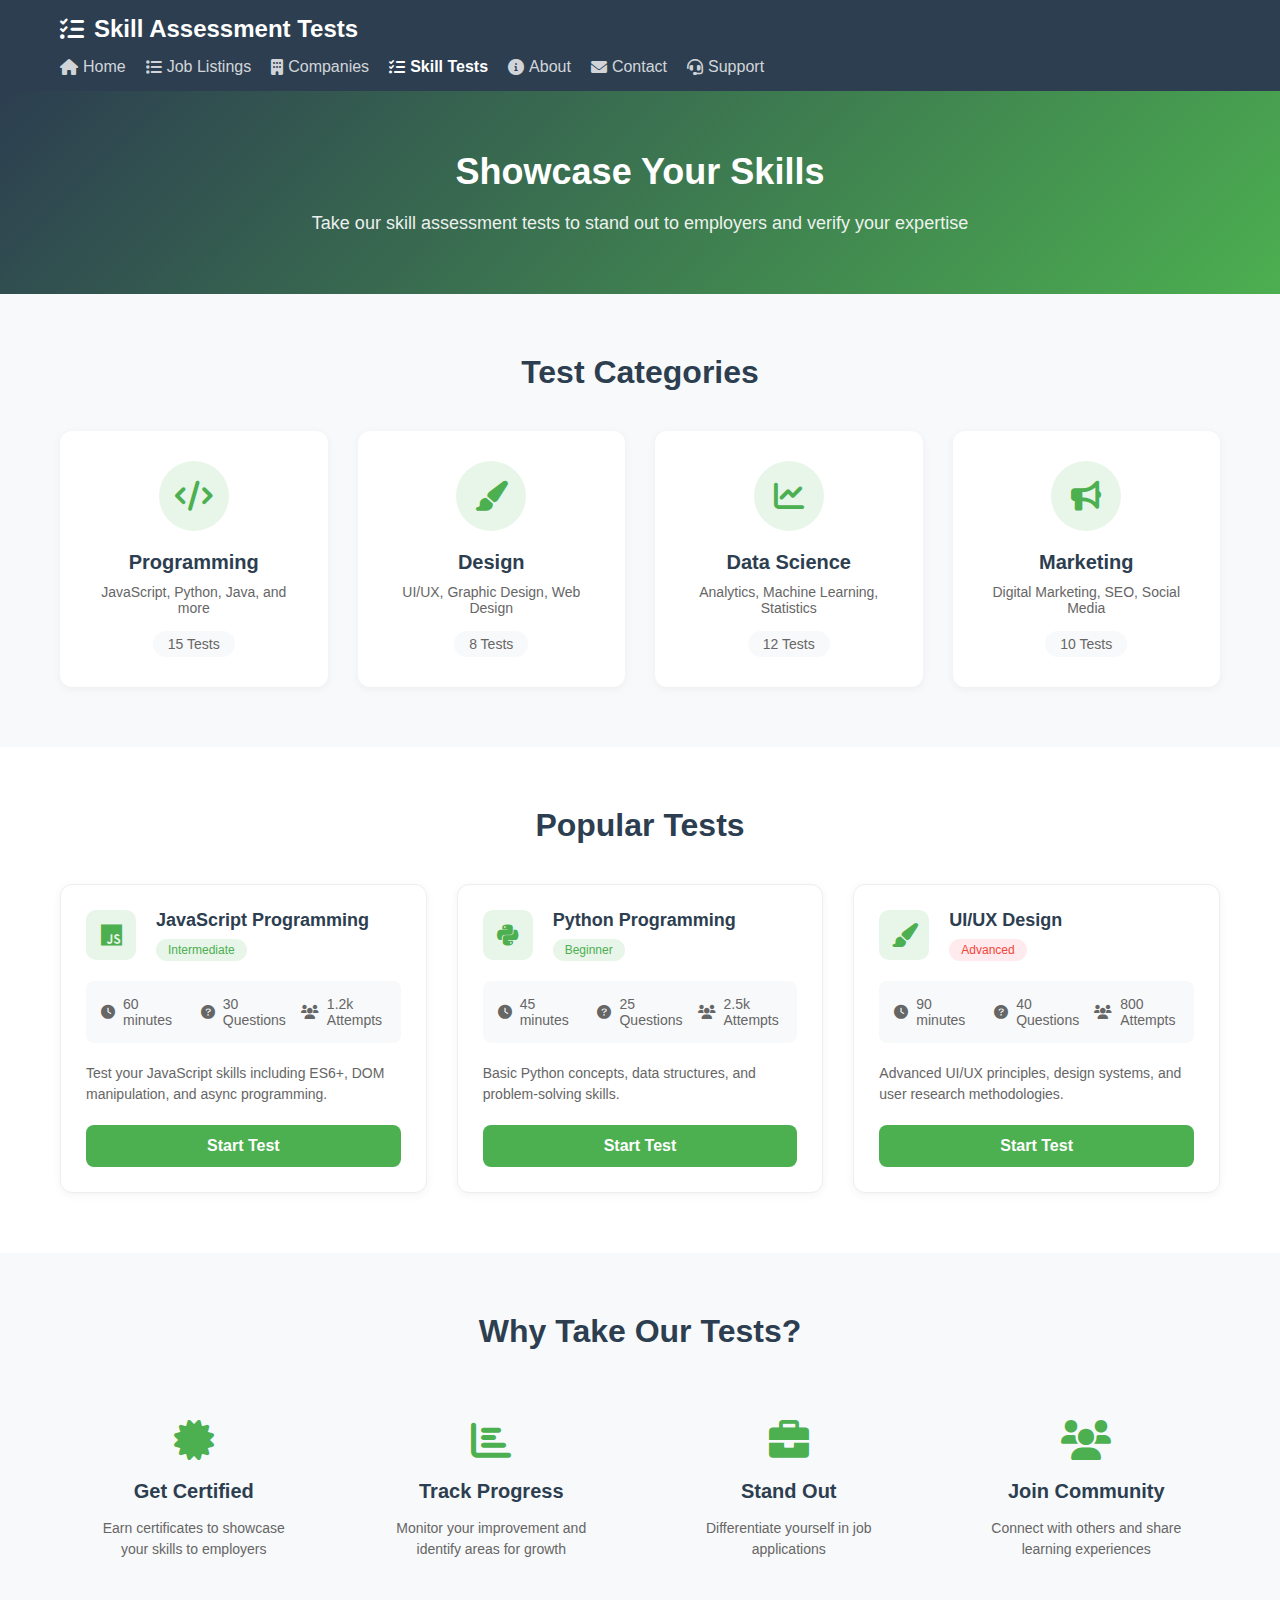
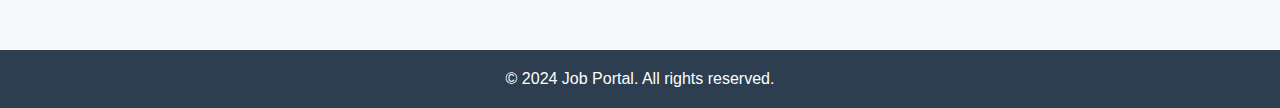
<file: job portal/skill-assessment.html>
<!DOCTYPE html>
<html lang="en">
<head>
    <meta charset="UTF-8">
    <meta name="viewport" content="width=device-width, initial-scale=1.0">
    <title>Skill Assessment Tests - Job Portal</title>
    <link rel="stylesheet" href="skill-assessment.css">
    <link rel="stylesheet" href="https://cdnjs.cloudflare.com/ajax/libs/font-awesome/6.0.0/css/all.min.css">
</head>
<body>
    <header>
        <div class="container">
            <h1><i class="fas fa-tasks"></i> Skill Assessment Tests</h1>
            <nav>
                <ul>
                    <li><a href="index.html"><i class="fas fa-home"></i> Home</a></li>
                    <li><a href="joblisting.html"><i class="fas fa-list"></i> Job Listings</a></li>
                    <li><a href="companies.html"><i class="fas fa-building"></i> Companies</a></li>
                    <li><a href="skill-assessment.html" class="active"><i class="fas fa-tasks"></i> Skill Tests</a></li>
                    <li><a href="about.html"><i class="fas fa-info-circle"></i> About</a></li>
                    <li><a href="contact.html"><i class="fas fa-envelope"></i> Contact</a></li>
                    <li><a href="support.html"><i class="fas fa-headset"></i> Support</a></li>
                </ul>
            </nav>
        </div>
    </header>

    <section class="hero-section">
        <div class="container">
            <div class="hero-content">
                <h2>Showcase Your Skills</h2>
                <p>Take our skill assessment tests to stand out to employers and verify your expertise</p>
            </div>
        </div>
    </section>

    <section class="categories-section">
        <div class="container">
            <h2>Test Categories</h2>
            <div class="categories-grid">
                <div class="category-card" onclick="window.location.href='programming-tests.html'">
                    <div class="category-icon">
                        <i class="fas fa-code"></i>
                    </div>
                    <h3>Programming</h3>
                    <p>JavaScript, Python, Java, and more</p>
                    <span class="test-count">15 Tests</span>
                </div>
                <div class="category-card" onclick="window.location.href='design-tests.html'">
                    <div class="category-icon">
                        <i class="fas fa-paint-brush"></i>
                    </div>
                    <h3>Design</h3>
                    <p>UI/UX, Graphic Design, Web Design</p>
                    <span class="test-count">8 Tests</span>
                </div>
                <div class="category-card" onclick="window.location.href='data-science-tests.html'">
                    <div class="category-icon">
                        <i class="fas fa-chart-line"></i>
                    </div>
                    <h3>Data Science</h3>
                    <p>Analytics, Machine Learning, Statistics</p>
                    <span class="test-count">12 Tests</span>
                </div>
                <div class="category-card" onclick="window.location.href='marketing-tests.html'">
                    <div class="category-icon">
                        <i class="fas fa-bullhorn"></i>
                    </div>
                    <h3>Marketing</h3>
                    <p>Digital Marketing, SEO, Social Media</p>
                    <span class="test-count">10 Tests</span>
                </div>
            </div>
        </div>
    </section>

    <section class="popular-tests">
        <div class="container">
            <h2>Popular Tests</h2>
            <div class="tests-grid">
                <!-- JavaScript Test -->
                <div class="test-card">
                    <div class="test-header">
                        <div class="test-icon">
                            <i class="fab fa-js" style="color: #4CAF50;"></i>
                        </div>
                        <div class="test-info">
                            <h3>JavaScript Programming</h3>
                            <span class="difficulty intermediate" style="background: #e8f5e9; color: #4CAF50;">Intermediate</span>
                        </div>
                    </div>
                    <div class="test-details">
                        <div class="detail-item">
                            <i class="fas fa-clock"></i>
                            <span>60 minutes</span>
                        </div>
                        <div class="detail-item">
                            <i class="fas fa-question-circle"></i>
                            <span>30 Questions</span>
                        </div>
                        <div class="detail-item">
                            <i class="fas fa-users"></i>
                            <span>1.2k Attempts</span>
                        </div>
                    </div>
                    <div class="test-description">
                        Test your JavaScript skills including ES6+, DOM manipulation, and async programming.
                    </div>
                    <button class="start-test-btn" onclick="window.location.href='take-test.html?test=' + encodeURIComponent(this.closest('.test-card').querySelector('h3').textContent)">Start Test</button>
                </div>

                <!-- Python Test -->
                <div class="test-card">
                    <div class="test-header">
                        <div class="test-icon">
                            <i class="fab fa-python"></i>
                        </div>
                        <div class="test-info">
                            <h3>Python Programming</h3>
                            <span class="difficulty beginner">Beginner</span>
                        </div>
                    </div>
                    <div class="test-details">
                        <div class="detail-item">
                            <i class="fas fa-clock"></i>
                            <span>45 minutes</span>
                        </div>
                        <div class="detail-item">
                            <i class="fas fa-question-circle"></i>
                            <span>25 Questions</span>
                        </div>
                        <div class="detail-item">
                            <i class="fas fa-users"></i>
                            <span>2.5k Attempts</span>
                        </div>
                    </div>
                    <div class="test-description">
                        Basic Python concepts, data structures, and problem-solving skills.
                    </div>
                    <button class="start-test-btn" onclick="window.location.href='take-test.html?test=' + encodeURIComponent(this.closest('.test-card').querySelector('h3').textContent)">Start Test</button>
                </div>

                <!-- UI/UX Test -->
                <div class="test-card">
                    <div class="test-header">
                        <div class="test-icon">
                            <i class="fas fa-paint-brush"></i>
                        </div>
                        <div class="test-info">
                            <h3>UI/UX Design</h3>
                            <span class="difficulty advanced">Advanced</span>
                        </div>
                    </div>
                    <div class="test-details">
                        <div class="detail-item">
                            <i class="fas fa-clock"></i>
                            <span>90 minutes</span>
                        </div>
                        <div class="detail-item">
                            <i class="fas fa-question-circle"></i>
                            <span>40 Questions</span>
                        </div>
                        <div class="detail-item">
                            <i class="fas fa-users"></i>
                            <span>800 Attempts</span>
                        </div>
                    </div>
                    <div class="test-description">
                        Advanced UI/UX principles, design systems, and user research methodologies.
                    </div>
                    <button class="start-test-btn" onclick="window.location.href='take-test.html?test=' + encodeURIComponent(this.closest('.test-card').querySelector('h3').textContent)">Start Test</button>
                </div>
            </div>
        </div>
    </section>

    <section class="benefits-section">
        <div class="container">
            <h2>Why Take Our Tests?</h2>
            <div class="benefits-grid">
                <div class="benefit-card">
                    <i class="fas fa-certificate"></i>
                    <h3>Get Certified</h3>
                    <p>Earn certificates to showcase your skills to employers</p>
                </div>
                <div class="benefit-card">
                    <i class="fas fa-chart-bar"></i>
                    <h3>Track Progress</h3>
                    <p>Monitor your improvement and identify areas for growth</p>
                </div>
                <div class="benefit-card">
                    <i class="fas fa-briefcase"></i>
                    <h3>Stand Out</h3>
                    <p>Differentiate yourself in job applications</p>
                </div>
                <div class="benefit-card">
                    <i class="fas fa-users"></i>
                    <h3>Join Community</h3>
                    <p>Connect with others and share learning experiences</p>
                </div>
            </div>
        </div>
    </section>

    <footer>
        <div class="container">
            <p>&copy; 2024 Job Portal. All rights reserved.</p>
        </div>
    </footer>

    <script>
        // Add interactivity for category cards
        document.querySelectorAll('.category-card').forEach(card => {
            card.addEventListener('click', () => {
                // Navigate to category-specific test listing
                const category = card.querySelector('h3').textContent;
                // Implement category navigation
            });
        });

        // Add interactivity for test cards
        document.querySelectorAll('.start-test-btn').forEach(btn => {
            btn.addEventListener('click', () => {
                // Implement test starting logic
                const testCard = btn.closest('.test-card');
                const testName = testCard.querySelector('h3').textContent;
                alert(`Starting ${testName}... This feature will be implemented soon.`);
            });
        });
    </script>
</body>
</html>
</file>
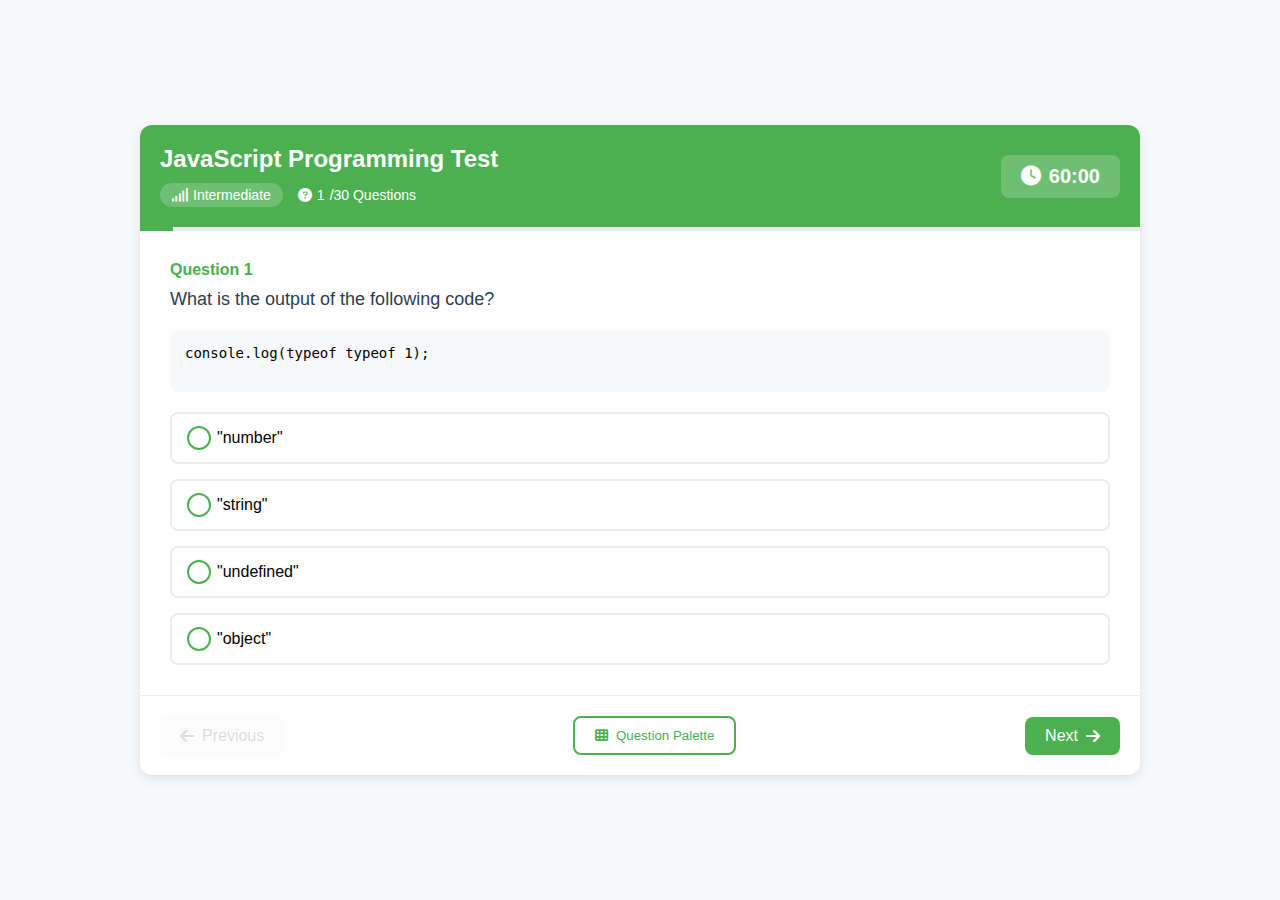
<file: job portal/take-test.html>
<!DOCTYPE html>
<html lang="en">
<head>
    <meta charset="UTF-8">
    <meta name="viewport" content="width=device-width, initial-scale=1.0">
    <title>Take Test - Job Portal</title>
    <link rel="stylesheet" href="take-test.css">
    <link rel="stylesheet" href="https://cdnjs.cloudflare.com/ajax/libs/font-awesome/6.0.0/css/all.min.css">
</head>
<body>
    <div class="test-container">
        <div class="test-header">
            <div class="test-info">
                <h1 id="testTitle">JavaScript Programming Test</h1>
                <div class="test-meta">
                    <span class="difficulty intermediate">
                        <i class="fas fa-signal"></i> Intermediate
                    </span>
                    <span class="questions-count">
                        <i class="fas fa-question-circle"></i> <span id="currentQuestion">1</span>/30 Questions
                    </span>
                </div>
            </div>
            <div class="timer">
                <i class="fas fa-clock"></i>
                <span id="timeLeft">60:00</span>
            </div>
        </div>

        <div class="progress-bar">
            <div class="progress" style="width: 3.33%"></div>
        </div>

        <div class="question-container">
            <div class="question-number">Question 1</div>
            <div class="question-text">What is the output of the following code?</div>
            <pre class="code-block">
console.log(typeof typeof 1);
            </pre>
            <div class="options">
                <div class="option">
                    <input type="radio" name="q1" id="q1a" value="a">
                    <label for="q1a">"number"</label>
                </div>
                <div class="option">
                    <input type="radio" name="q1" id="q1b" value="b">
                    <label for="q1b">"string"</label>
                </div>
                <div class="option">
                    <input type="radio" name="q1" id="q1c" value="c">
                    <label for="q1c">"undefined"</label>
                </div>
                <div class="option">
                    <input type="radio" name="q1" id="q1d" value="d">
                    <label for="q1d">"object"</label>
                </div>
            </div>
        </div>

        <div class="test-footer">
            <button class="nav-btn" id="prevBtn" disabled>
                <i class="fas fa-arrow-left"></i> Previous
            </button>
            <div class="question-palette">
                <button class="palette-toggle">
                    <i class="fas fa-th"></i> Question Palette
                </button>
                <div class="palette-dropdown">
                    <div class="palette-grid">
                        <!-- Will be populated by JavaScript -->
                    </div>
                </div>
            </div>
            <button class="nav-btn primary" id="nextBtn">
                Next <i class="fas fa-arrow-right"></i>
            </button>
        </div>
    </div>

    <!-- Submit Confirmation Modal -->
    <div class="modal" id="submitModal">
        <div class="modal-content">
            <h2>Submit Test?</h2>
            <p>Are you sure you want to submit the test? You have:</p>
            <ul>
                <li><span id="answeredCount">0</span> questions answered</li>
                <li><span id="unansweredCount">30</span> questions unanswered</li>
                <li><span id="markedCount">0</span> questions marked for review</li>
            </ul>
            <div class="modal-actions">
                <button class="btn secondary" onclick="closeModal()">Continue Test</button>
                <button class="btn primary" onclick="submitTest()">Submit Test</button>
            </div>
        </div>
    </div>

    <script>
        // Timer functionality
        let timeLeft = 60 * 60; // 60 minutes in seconds
        const timerDisplay = document.getElementById('timeLeft');

        function updateTimer() {
            const minutes = Math.floor(timeLeft / 60);
            const seconds = timeLeft % 60;
            timerDisplay.textContent = `${minutes.toString().padStart(2, '0')}:${seconds.toString().padStart(2, '0')}`;
            
            if (timeLeft === 0) {
                submitTest();
            } else {
                timeLeft--;
            }
        }

        const timer = setInterval(updateTimer, 1000);

        // Question navigation
        let currentQuestion = 1;
        const totalQuestions = 30;
        const progress = document.querySelector('.progress');
        const currentQuestionSpan = document.getElementById('currentQuestion');
        const prevBtn = document.getElementById('prevBtn');
        const nextBtn = document.getElementById('nextBtn');

        function updateQuestion(questionNumber) {
            currentQuestion = questionNumber;
            currentQuestionSpan.textContent = currentQuestion;
            progress.style.width = `${(currentQuestion / totalQuestions) * 100}%`;
            
            prevBtn.disabled = currentQuestion === 1;
            if (currentQuestion === totalQuestions) {
                nextBtn.innerHTML = 'Submit <i class="fas fa-check"></i>';
                nextBtn.onclick = showSubmitModal;
            } else {
                nextBtn.innerHTML = 'Next <i class="fas fa-arrow-right"></i>';
                nextBtn.onclick = () => updateQuestion(currentQuestion + 1);
            }
        }

        prevBtn.onclick = () => updateQuestion(currentQuestion - 1);
        nextBtn.onclick = () => updateQuestion(currentQuestion + 1);

        // Question palette
        const paletteGrid = document.querySelector('.palette-grid');
        for (let i = 1; i <= totalQuestions; i++) {
            const btn = document.createElement('button');
            btn.className = 'palette-btn';
            btn.textContent = i;
            btn.onclick = () => updateQuestion(i);
            paletteGrid.appendChild(btn);
        }

        // Submit modal
        function showSubmitModal() {
            document.getElementById('submitModal').style.display = 'flex';
        }

        function closeModal() {
            document.getElementById('submitModal').style.display = 'none';
        }

        function submitTest() {
            // Add submission logic here
            alert('Test submitted successfully!');
            window.location.href = 'skill-assessment.html';
        }

        // Handle test type selection from URL parameters
        const urlParams = new URLSearchParams(window.location.search);
        const testType = urlParams.get('test');
        const testTitle = document.getElementById('testTitle');
        
        if (testType) {
            testTitle.textContent = decodeURIComponent(testType) + ' Test';
        }
    </script>
</body>
</html>
</file>
<file: job portal/about.css>
/* Modern and attractive styling for about page */
* {
    margin: 0;
    padding: 0;
    box-sizing: border-box;
    font-family: 'Segoe UI', Tahoma, Geneva, Verdana, sans-serif;
}

body {
    background-color: #e8f5e9;
    color: #333;
    line-height: 1.6;
}

.container {
    max-width: 1200px;
    margin: 0 auto;
    padding: 0 20px;
}

/* Header Styles */
header {
    background-color: #4CAF50;
    color: white;
    padding: 20px 0;
    box-shadow: 0 2px 10px rgba(0, 0, 0, 0.1);
}

header h1 {
    display: inline-block;
    font-size: 24px;
    color: #000;
    text-shadow: 1px 1px 2px rgba(255, 255, 255, 0.2);
}

nav {
    float: right;
    margin-top: 5px;
}

nav ul {
    list-style: none;
    display: flex;
    align-items: center;
}

nav ul li {
    display: inline-block;
    margin-left: 25px;
}

nav ul li a {
    color: #000 !important;
    text-decoration: none;
    font-size: 18px;
    font-weight: 600;
    transition: all 0.3s ease;
    padding: 8px 15px;
    border-radius: 5px;
    display: flex;
    align-items: center;
    gap: 8px;
}

nav ul li a:hover {
    background-color: rgba(0, 0, 0, 0.1);
    transform: translateY(-2px);
}

nav ul li a i {
    color: #000;
    font-size: 16px;
}

nav ul li a.active {
    background-color: #000;
    color: #fff !important;
}

nav ul li a.active i {
    color: #fff;
}

/* About Section Styles */
.about-section {
    padding: 50px 0;
    background-color: #fff;
    border-radius: 15px;
    margin: 40px 0;
    box-shadow: 0 5px 15px rgba(0, 0, 0, 0.1);
}

.about-section h2 {
    color: #4CAF50;
    font-size: 28px;
    margin-bottom: 20px;
    display: flex;
    align-items: center;
    gap: 10px;
}

.about-section p {
    color: #333;
    font-size: 16px;
    line-height: 1.6;
    margin-bottom: 30px;
}

.about-section ul {
    list-style: none;
    padding-left: 20px;
}

.about-section ul li {
    color: #333;
    font-size: 16px;
    margin-bottom: 10px;
    position: relative;
    padding-left: 25px;
}

.about-section ul li:before {
    content: "•";
    color: #4CAF50;
    position: absolute;
    left: 0;
    font-weight: bold;
}

/* Footer Styles */
footer {
    background-color: #333;
    color: white;
    text-align: center;
    padding: 20px 0;
    margin-top: 40px;
}

footer p {
    color: #fff;
    font-weight: 500;
    font-size: 14px;
}

.fas {
    color: #4CAF50;
}

/* Responsive Design */
@media (max-width: 768px) {
    header {
        padding: 15px 0;
    }

    nav {
        float: none;
        margin-top: 15px;
        text-align: center;
    }

    nav ul {
        display: flex;
        justify-content: center;
        flex-wrap: wrap;
        gap: 10px;
    }

    nav ul li {
        margin: 5px;
    }

    nav ul li a {
        font-size: 16px;
        padding: 6px 12px;
    }

    .about-section {
        margin: 1rem;
        padding: 2rem 1rem;
    }

    .about-section h2 {
        font-size: 1.5rem;
    }
}
</file>
<file: job portal/apply.css>
.application-form {
    background-color: #fff;
    padding: 30px;
    margin-top: 20px;
    border-radius: 10px;
    box-shadow: 0 2px 10px rgba(0, 0, 0, 0.1);
}

h2 {
    color: #333;
    margin-bottom: 20px;
}

.form-group {
    margin-bottom: 15px;
}

label {
    display: block;
    margin-bottom: 5px;
    color: #333;
}

input[type="text"],
input[type="email"],
input[type="tel"],
input[type="file"],
textarea {
    width: 100%;
    padding: 10px;
    border: 1px solid #ccc;
    border-radius: 5px;
}

textarea {
    resize: vertical;
}

.submit-btn {
    background-color: #007BFF;
    color: #fff;
    padding: 10px 20px;
    border: none;
    border-radius: 5px;
    cursor: pointer;
    font-size: 16px;
}

.submit-btn:hover {
    background-color: #0056b3;
}
</file>
<file: job portal/companies.css>
* {
    margin: 0;
    padding: 0;
    box-sizing: border-box;
    font-family: 'Segoe UI', Tahoma, Geneva, Verdana, sans-serif;
}

body {
    background-color: #e8f5e9;
    color: #333;
    line-height: 1.6;
}

.container {
    max-width: 1200px;
    margin: 0 auto;
    padding: 0 20px;
}

/* Header Styles */
header {
    background-color: #4CAF50;
    color: white;
    padding: 20px 0;
    box-shadow: 0 2px 10px rgba(0, 0, 0, 0.1);
}

header h1 {
    display: inline-block;
    font-size: 24px;
    color: #000;
    text-shadow: 1px 1px 2px rgba(255, 255, 255, 0.2);
}

nav {
    float: right;
    margin-top: 5px;
}

nav ul {
    list-style: none;
    display: flex;
    align-items: center;
}

nav ul li {
    display: inline-block;
    margin-left: 25px;
}

nav ul li a {
    color: #000 !important;
    text-decoration: none;
    font-size: 18px;
    font-weight: 600;
    transition: all 0.3s ease;
    padding: 8px 15px;
    border-radius: 5px;
    display: flex;
    align-items: center;
    gap: 8px;
}

nav ul li a:hover {
    background-color: rgba(0, 0, 0, 0.1);
    transform: translateY(-2px);
}

nav ul li a i {
    color: #000;
    font-size: 16px;
}

nav ul li a.active {
    background-color: #000;
    color: #fff !important;
}

nav ul li a.active i {
    color: #fff;
}

/* Companies Grid */
.companies-section {
    padding: 40px 0;
}

.companies-grid {
    display: grid;
    grid-template-columns: repeat(auto-fill, minmax(280px, 1fr));
    gap: 30px;
    padding: 20px 0;
}

.company-card {
    background-color: #fff;
    border-radius: 15px;
    padding: 25px;
    text-align: center;
    box-shadow: 0 5px 15px rgba(0, 0, 0, 0.1);
    transition: all 0.3s ease;
    cursor: pointer;
    border: 2px solid transparent;
}

.company-card:hover {
    transform: translateY(-10px);
    box-shadow: 0 8px 25px rgba(0, 0, 0, 0.15);
    border-color: #4CAF50;
}

.company-logo {
    width: 80px;
    height: 80px;
    margin: 0 auto 20px;
    display: flex;
    align-items: center;
    justify-content: center;
    background-color: #f5f5f5;
    border-radius: 50%;
    transition: all 0.3s ease;
}

.company-logo i {
    font-size: 40px;
    color: #4CAF50;
}

.company-card:hover .company-logo {
    background-color: #4CAF50;
}

.company-card:hover .company-logo i {
    color: #fff;
}

.company-card h3 {
    color: #000;
    font-size: 24px;
    margin-bottom: 15px;
}

.location, .industry {
    color: #666;
    font-size: 14px;
    margin-bottom: 10px;
    display: flex;
    align-items: center;
    justify-content: center;
    gap: 5px;
}

.view-details {
    background-color: #4CAF50;
    color: white;
    border: none;
    padding: 10px 20px;
    border-radius: 5px;
    margin-top: 15px;
    cursor: pointer;
    transition: all 0.3s ease;
    font-weight: 600;
}

.view-details:hover {
    background-color: #45a049;
    transform: translateY(-2px);
}

/* Modal Styles */
.modal {
    display: none;
    position: fixed;
    top: 0;
    left: 0;
    width: 100%;
    height: 100%;
    background-color: rgba(0, 0, 0, 0.5);
    z-index: 1000;
}

.modal-content {
    background-color: #fff;
    margin: 5% auto;
    padding: 30px;
    width: 90%;
    max-width: 800px;
    border-radius: 15px;
    position: relative;
    max-height: 90vh;
    overflow-y: auto;
}

.close-modal {
    position: absolute;
    right: 20px;
    top: 20px;
    font-size: 28px;
    cursor: pointer;
    color: #000;
}

.company-info {
    margin-top: 20px;
}

.company-info h2 {
    color: #4CAF50;
    font-size: 32px;
    margin-bottom: 20px;
}

.company-info h3 {
    color: #000;
    font-size: 20px;
    margin: 20px 0 10px;
}

.company-info p {
    color: #666;
    line-height: 1.6;
    margin-bottom: 15px;
}

.company-info ul {
    list-style: none;
    padding-left: 20px;
    margin-bottom: 15px;
}

.company-info ul li {
    margin-bottom: 8px;
    position: relative;
    padding-left: 20px;
}

.company-info ul li:before {
    content: "•";
    color: #4CAF50;
    position: absolute;
    left: 0;
}

.tech-tags {
    display: flex;
    flex-wrap: wrap;
    gap: 10px;
    margin-top: 10px;
}

.tech-tag {
    background-color: #e8f5e9;
    color: #4CAF50;
    padding: 5px 15px;
    border-radius: 20px;
    font-size: 14px;
    font-weight: 500;
}

.career-link {
    display: inline-block;
    background-color: #4CAF50;
    color: white !important;
    padding: 12px 25px;
    border-radius: 5px;
    text-decoration: none;
    margin-top: 20px;
    font-weight: 600;
    transition: all 0.3s ease;
}

.career-link:hover {
    background-color: #45a049;
    transform: translateY(-2px);
}

/* Responsive Design */
@media (max-width: 768px) {
    header {
        padding: 15px 0;
    }

    nav {
        float: none;
        margin-top: 15px;
        text-align: center;
    }

    nav ul {
        flex-wrap: wrap;
        justify-content: center;
        gap: 10px;
    }

    nav ul li {
        margin: 5px;
    }

    .modal-content {
        margin: 10% auto;
        padding: 20px;
    }

    .company-info h2 {
        font-size: 24px;
    }
}
</file>
<file: job portal/contact.css>
* {
    margin: 0;
    padding: 0;
    box-sizing: border-box;
    font-family: 'Segoe UI', Tahoma, Geneva, Verdana, sans-serif;
}

body {
    background-color: #f8f9fa;
    color: #333;
    line-height: 1.6;
}

.container {
    max-width: 1200px;
    margin: 0 auto;
    padding: 0 20px;
}

/* Header Styles */
header {
    background-color: #4CAF50;
    color: white;
    padding: 20px 0;
    box-shadow: 0 2px 10px rgba(0, 0, 0, 0.1);
}

header .container {
    display: flex;
    justify-content: space-between;
    align-items: center;
}

header h1 {
    font-size: 24px;
    display: flex;
    align-items: center;
    gap: 10px;
    margin: 0;
}

nav {
    display: flex;
    align-items: center;
}

nav ul {
    list-style: none;
    display: flex;
    align-items: center;
    margin: 0;
    padding: 0;
}

nav ul li {
    margin: 0 10px;
}

nav ul li a {
    color: white;
    text-decoration: none;
    font-size: 16px;
    font-weight: 500;
    transition: all 0.3s ease;
    padding: 8px 15px;
    border-radius: 5px;
    display: flex;
    align-items: center;
    gap: 8px;
    white-space: nowrap;
}

nav ul li a:hover {
    background-color: rgba(255, 255, 255, 0.1);
    transform: translateY(-2px);
}

nav ul li a.active {
    background-color: white;
    color: #4CAF50;
}

nav ul li a i {
    font-size: 16px;
}

/* Contact Section */
.contact-section {
    padding: 60px 0;
}

.contact-grid {
    display: grid;
    grid-template-columns: 1fr 1fr;
    gap: 40px;
    margin-bottom: 40px;
}

/* Contact Info */
.contact-info {
    background: white;
    padding: 40px;
    border-radius: 15px;
    box-shadow: 0 5px 15px rgba(0, 0, 0, 0.05);
}

.contact-info h2 {
    color: #2c3e50;
    font-size: 32px;
    margin-bottom: 10px;
}

.contact-info .subtitle {
    color: #666;
    margin-bottom: 30px;
}

.info-item {
    display: flex;
    align-items: flex-start;
    margin-bottom: 30px;
    gap: 20px;
}

.info-item i {
    font-size: 24px;
    color: #4CAF50;
    background: #e8f5e9;
    padding: 15px;
    border-radius: 50%;
}

.info-item h3 {
    color: #2c3e50;
    margin-bottom: 5px;
}

.info-item p {
    color: #666;
}

/* Social Links */
.social-links {
    display: flex;
    gap: 20px;
    margin-top: 30px;
    justify-content: center;
}

.social-icon {
    width: 50px;
    height: 50px;
    background: #e8f5e9;
    color: #4CAF50;
    border-radius: 50%;
    display: flex;
    align-items: center;
    justify-content: center;
    font-size: 24px;
    transition: all 0.3s ease;
    text-decoration: none;
    position: relative;
    overflow: hidden;
}

.social-icon:before {
    content: '';
    position: absolute;
    top: 0;
    left: 0;
    width: 100%;
    height: 100%;
    background: #4CAF50;
    transform: translateY(100%);
    transition: all 0.3s ease;
    z-index: 1;
}

.social-icon i {
    position: relative;
    z-index: 2;
    transition: all 0.3s ease;
}

.social-icon:hover {
    transform: translateY(-5px);
    box-shadow: 0 5px 15px rgba(76, 175, 80, 0.3);
}

.social-icon:hover:before {
    transform: translateY(0);
}

.social-icon:hover i {
    color: white;
}

/* Specific colors for each social platform */
.social-icon.linkedin {
    background: #e3f2fd;
    color: #0077b5;
}

.social-icon.linkedin:before {
    background: #0077b5;
}

.social-icon.instagram {
    background: #fce4ec;
    color: #e4405f;
}

.social-icon.instagram:before {
    background: #e4405f;
}

.social-icon.linkedin:hover {
    box-shadow: 0 5px 15px rgba(0, 119, 181, 0.3);
}

.social-icon.instagram:hover {
    box-shadow: 0 5px 15px rgba(228, 64, 95, 0.3);
}

/* Contact Form */
.contact-form {
    background: white;
    padding: 40px;
    border-radius: 15px;
    box-shadow: 0 5px 15px rgba(0, 0, 0, 0.05);
}

.contact-form h2 {
    color: #2c3e50;
    font-size: 32px;
    margin-bottom: 30px;
}

.form-group {
    margin-bottom: 20px;
}

.form-group label {
    display: block;
    color: #2c3e50;
    margin-bottom: 8px;
    font-weight: 500;
}

.form-group input,
.form-group textarea {
    width: 100%;
    padding: 12px;
    border: 2px solid #e0e0e0;
    border-radius: 8px;
    font-size: 16px;
    transition: all 0.3s ease;
}

.form-group input:focus,
.form-group textarea:focus {
    border-color: #4CAF50;
    outline: none;
    box-shadow: 0 0 0 3px rgba(76, 175, 80, 0.1);
}

.submit-btn {
    background: #4CAF50;
    color: white;
    border: none;
    padding: 15px 30px;
    border-radius: 8px;
    font-size: 16px;
    font-weight: 600;
    cursor: pointer;
    transition: all 0.3s ease;
    display: flex;
    align-items: center;
    gap: 10px;
}

.submit-btn:hover {
    background: #45a049;
    transform: translateY(-2px);
}

/* Map Section */
.map-section {
    background: white;
    padding: 40px;
    border-radius: 15px;
    box-shadow: 0 5px 15px rgba(0, 0, 0, 0.05);
}

.map-section h2 {
    color: #2c3e50;
    font-size: 32px;
    margin-bottom: 30px;
}

.map-container {
    border-radius: 10px;
    overflow: hidden;
}

/* Footer */
footer {
    background: #333;
    color: white;
    text-align: center;
    padding: 20px 0;
    margin-top: 60px;
}

/* Responsive Design */
@media (max-width: 768px) {
    header .container {
        flex-direction: column;
        text-align: center;
    }

    nav {
        margin-top: 15px;
        width: 100%;
    }

    nav ul {
        flex-wrap: wrap;
        justify-content: center;
        gap: 10px;
    }

    nav ul li {
        margin: 5px;
    }

    nav ul li a {
        font-size: 14px;
        padding: 6px 12px;
    }

    .contact-grid {
        grid-template-columns: 1fr;
    }

    .contact-info,
    .contact-form,
    .map-section {
        padding: 30px;
    }

    .info-item {
        flex-direction: column;
        text-align: center;
        align-items: center;
    }

    .social-links {
        justify-content: center;
    }
}

/* Animations */
@keyframes fadeIn {
    from {
        opacity: 0;
        transform: translateY(20px);
    }
    to {
        opacity: 1;
        transform: translateY(0);
    }
}

.contact-info,
.contact-form,
.map-section {
    animation: fadeIn 0.6s ease-out forwards;
}
</file>
<file: job portal/skill-assessment.css>
* {
    margin: 0;
    padding: 0;
    box-sizing: border-box;
    font-family: 'Segoe UI', Tahoma, Geneva, Verdana, sans-serif;
}

body {
    background-color: #f8f9fa;
    color: #333;
}

.container {
    max-width: 1200px;
    margin: 0 auto;
    padding: 0 20px;
}

/* Header Styles */
header {
    background: #2c3e50;
    padding: 15px 0;
    color: white;
}

header h1 {
    font-size: 24px;
    display: flex;
    align-items: center;
    gap: 10px;
}

nav ul {
    list-style: none;
    display: flex;
    gap: 20px;
    margin-top: 15px;
}

nav a {
    color: rgba(255, 255, 255, 0.8);
    text-decoration: none;
    display: flex;
    align-items: center;
    gap: 5px;
    transition: color 0.3s ease;
}

nav a:hover {
    color: white;
}

nav a.active {
    color: white;
    font-weight: 600;
}

/* Hero Section */
.hero-section {
    background: linear-gradient(135deg, #2c3e50, #4CAF50);
    color: white;
    padding: 60px 0;
    text-align: center;
}

.hero-content h2 {
    font-size: 36px;
    margin-bottom: 20px;
}

.hero-content p {
    font-size: 18px;
    opacity: 0.9;
}

/* Categories Section */
.categories-section {
    padding: 60px 0;
}

.categories-section h2 {
    text-align: center;
    margin-bottom: 40px;
    color: #2c3e50;
    font-size: 32px;
}

.categories-grid {
    display: grid;
    grid-template-columns: repeat(auto-fit, minmax(250px, 1fr));
    gap: 30px;
}

.category-card {
    background: white;
    border-radius: 12px;
    padding: 30px;
    text-align: center;
    box-shadow: 0 2px 10px rgba(0, 0, 0, 0.05);
    transition: transform 0.3s ease, box-shadow 0.3s ease;
    cursor: pointer;
}

.category-card:hover {
    transform: translateY(-5px);
    box-shadow: 0 5px 15px rgba(0, 0, 0, 0.1);
}

.category-icon {
    width: 70px;
    height: 70px;
    background: #e8f5e9;
    border-radius: 50%;
    display: flex;
    align-items: center;
    justify-content: center;
    margin: 0 auto 20px;
}

.category-icon i {
    font-size: 30px;
    color: #4CAF50;
}

.category-card h3 {
    color: #2c3e50;
    margin-bottom: 10px;
    font-size: 20px;
}

.category-card p {
    color: #666;
    margin-bottom: 15px;
    font-size: 14px;
}

.test-count {
    display: inline-block;
    padding: 5px 15px;
    background: #f8f9fa;
    border-radius: 20px;
    font-size: 14px;
    color: #666;
}

/* Popular Tests Section */
.popular-tests {
    padding: 60px 0;
    background: #fff;
}

.popular-tests h2 {
    text-align: center;
    margin-bottom: 40px;
    color: #2c3e50;
    font-size: 32px;
}

.tests-grid {
    display: grid;
    grid-template-columns: repeat(auto-fit, minmax(300px, 1fr));
    gap: 30px;
}

.test-card {
    background: white;
    border-radius: 12px;
    padding: 25px;
    box-shadow: 0 2px 10px rgba(0, 0, 0, 0.05);
    border: 1px solid #eee;
}

.test-header {
    display: flex;
    gap: 20px;
    margin-bottom: 20px;
}

.test-icon {
    width: 50px;
    height: 50px;
    background: #e8f5e9;
    border-radius: 10px;
    display: flex;
    align-items: center;
    justify-content: center;
    font-size: 24px;
    color: #4CAF50;
}

.test-info {
    flex: 1;
}

.test-info h3 {
    color: #2c3e50;
    margin-bottom: 8px;
    font-size: 18px;
}

.difficulty {
    display: inline-block;
    padding: 4px 12px;
    border-radius: 20px;
    font-size: 12px;
    font-weight: 500;
}

.difficulty.beginner {
    background: #e8f5e9;
    color: #4CAF50;
}

.difficulty.intermediate {
    background: #fff3e0;
    color: #ff9800;
}

.difficulty.advanced {
    background: #ffebee;
    color: #f44336;
}

.test-details {
    display: grid;
    grid-template-columns: repeat(3, 1fr);
    gap: 15px;
    margin-bottom: 20px;
    padding: 15px;
    background: #f8f9fa;
    border-radius: 8px;
}

.test-details .detail-item {
    display: flex;
    align-items: center;
    gap: 8px;
    color: #666;
    font-size: 14px;
}

.test-description {
    color: #666;
    font-size: 14px;
    line-height: 1.5;
    margin-bottom: 20px;
}

.start-test-btn {
    width: 100%;
    padding: 12px;
    background: #4CAF50;
    color: white;
    border: none;
    border-radius: 8px;
    font-size: 16px;
    font-weight: 600;
    cursor: pointer;
    transition: background 0.3s ease;
}

.start-test-btn:hover {
    background: #45a049;
}

/* Benefits Section */
.benefits-section {
    padding: 60px 0;
    background: #f8f9fa;
}

.benefits-section h2 {
    text-align: center;
    margin-bottom: 40px;
    color: #2c3e50;
    font-size: 32px;
}

.benefits-grid {
    display: grid;
    grid-template-columns: repeat(auto-fit, minmax(250px, 1fr));
    gap: 30px;
}

.benefit-card {
    text-align: center;
    padding: 30px;
}

.benefit-card i {
    font-size: 40px;
    color: #4CAF50;
    margin-bottom: 20px;
}

.benefit-card h3 {
    color: #2c3e50;
    margin-bottom: 15px;
    font-size: 20px;
}

.benefit-card p {
    color: #666;
    font-size: 14px;
    line-height: 1.5;
}

/* Footer */
footer {
    background: #2c3e50;
    color: white;
    padding: 20px 0;
    text-align: center;
}

/* Test Actions */
.test-actions .action-btn.preview {
    color: #4CAF50;
    border-color: #4CAF50;
}

.test-actions .action-btn.preview:hover {
    background: #e8f5e9;
}

.test-actions .action-btn.edit {
    color: #4CAF50;
    border-color: #4CAF50;
}

.test-actions .action-btn.edit:hover {
    background: #e8f5e9;
}

.test-actions .action-btn.stats {
    color: #4CAF50;
    border-color: #4CAF50;
}

.test-actions .action-btn.stats:hover {
    background: #e8f5e9;
}

/* Responsive Design */
@media (max-width: 768px) {
    nav ul {
        flex-wrap: wrap;
    }

    .hero-content h2 {
        font-size: 28px;
    }

    .test-details {
        grid-template-columns: 1fr;
    }

    .categories-grid,
    .tests-grid,
    .benefits-grid {
        grid-template-columns: 1fr;
    }
}
</file>
<file: job portal/take-test.css>
* {
    margin: 0;
    padding: 0;
    box-sizing: border-box;
    font-family: 'Segoe UI', Tahoma, Geneva, Verdana, sans-serif;
}

body {
    background-color: #f8f9fa;
    min-height: 100vh;
    display: flex;
    justify-content: center;
    align-items: center;
    padding: 20px;
}

.test-container {
    background: white;
    width: 100%;
    max-width: 1000px;
    border-radius: 12px;
    box-shadow: 0 4px 12px rgba(0, 0, 0, 0.1);
    overflow: hidden;
}

.test-header {
    background: #4CAF50;
    color: white;
    padding: 20px;
    display: flex;
    justify-content: space-between;
    align-items: center;
}

.test-info h1 {
    font-size: 24px;
    margin-bottom: 10px;
}

.test-meta {
    display: flex;
    gap: 15px;
    font-size: 14px;
}

.difficulty {
    display: inline-flex;
    align-items: center;
    gap: 5px;
    padding: 4px 12px;
    border-radius: 20px;
    background: rgba(255, 255, 255, 0.2);
}

.questions-count {
    display: inline-flex;
    align-items: center;
    gap: 5px;
}

.timer {
    background: rgba(255, 255, 255, 0.2);
    padding: 10px 20px;
    border-radius: 8px;
    display: flex;
    align-items: center;
    gap: 8px;
    font-size: 20px;
    font-weight: 600;
}

.progress-bar {
    height: 4px;
    background: #e9ecef;
    overflow: hidden;
}

.progress {
    height: 100%;
    background: #4CAF50;
    transition: width 0.3s ease;
}

.question-container {
    padding: 30px;
}

.question-number {
    color: #4CAF50;
    font-weight: 600;
    margin-bottom: 10px;
}

.question-text {
    font-size: 18px;
    color: #2c3e50;
    margin-bottom: 20px;
}

.code-block {
    background: #f8f9fa;
    padding: 15px;
    border-radius: 8px;
    margin-bottom: 20px;
    font-family: monospace;
    font-size: 14px;
}

.options {
    display: grid;
    gap: 15px;
}

.option {
    background: #fff;
    border: 2px solid #e9ecef;
    border-radius: 8px;
    padding: 15px;
    cursor: pointer;
    transition: all 0.3s ease;
}

.option:hover {
    border-color: #4CAF50;
    background: #f8f9fa;
}

.option input[type="radio"] {
    display: none;
}

.option label {
    cursor: pointer;
    display: block;
    padding-left: 30px;
    position: relative;
}

.option label:before {
    content: '';
    position: absolute;
    left: 0;
    top: 50%;
    transform: translateY(-50%);
    width: 20px;
    height: 20px;
    border: 2px solid #4CAF50;
    border-radius: 50%;
}

.option input[type="radio"]:checked + label:after {
    content: '';
    position: absolute;
    left: 5px;
    top: 50%;
    transform: translateY(-50%);
    width: 12px;
    height: 12px;
    background: #4CAF50;
    border-radius: 50%;
}

.test-footer {
    padding: 20px;
    border-top: 1px solid #e9ecef;
    display: flex;
    justify-content: space-between;
    align-items: center;
}

.nav-btn {
    padding: 10px 20px;
    border: none;
    border-radius: 8px;
    cursor: pointer;
    display: flex;
    align-items: center;
    gap: 8px;
    font-size: 16px;
    transition: all 0.3s ease;
}

.nav-btn:disabled {
    opacity: 0.5;
    cursor: not-allowed;
}

.nav-btn.primary {
    background: #4CAF50;
    color: white;
}

.nav-btn.primary:hover:not(:disabled) {
    background: #45a049;
}

.question-palette {
    position: relative;
}

.palette-toggle {
    padding: 10px 20px;
    border: 2px solid #4CAF50;
    background: white;
    color: #4CAF50;
    border-radius: 8px;
    cursor: pointer;
    display: flex;
    align-items: center;
    gap: 8px;
}

.palette-dropdown {
    position: absolute;
    bottom: 100%;
    left: 50%;
    transform: translateX(-50%);
    background: white;
    padding: 15px;
    border-radius: 8px;
    box-shadow: 0 4px 12px rgba(0, 0, 0, 0.1);
    margin-bottom: 10px;
    display: none;
}

.question-palette:hover .palette-dropdown {
    display: block;
}

.palette-grid {
    display: grid;
    grid-template-columns: repeat(5, 1fr);
    gap: 8px;
}

.palette-btn {
    width: 40px;
    height: 40px;
    border: 2px solid #e9ecef;
    background: white;
    border-radius: 8px;
    cursor: pointer;
    transition: all 0.3s ease;
}

.palette-btn:hover {
    border-color: #4CAF50;
    background: #f8f9fa;
}

.palette-btn.answered {
    background: #4CAF50;
    color: white;
    border-color: #4CAF50;
}

.palette-btn.marked {
    background: #ffc107;
    color: white;
    border-color: #ffc107;
}

/* Modal Styles */
.modal {
    position: fixed;
    top: 0;
    left: 0;
    right: 0;
    bottom: 0;
    background: rgba(0, 0, 0, 0.5);
    display: none;
    justify-content: center;
    align-items: center;
    padding: 20px;
}

.modal-content {
    background: white;
    padding: 30px;
    border-radius: 12px;
    max-width: 500px;
    width: 100%;
}

.modal-content h2 {
    color: #2c3e50;
    margin-bottom: 20px;
}

.modal-content ul {
    list-style: none;
    margin-bottom: 20px;
}

.modal-content li {
    margin-bottom: 10px;
    color: #666;
}

.modal-actions {
    display: flex;
    gap: 15px;
    justify-content: flex-end;
}

.btn {
    padding: 10px 20px;
    border: none;
    border-radius: 8px;
    cursor: pointer;
    font-size: 16px;
    transition: all 0.3s ease;
}

.btn.primary {
    background: #4CAF50;
    color: white;
}

.btn.primary:hover {
    background: #45a049;
}

.btn.secondary {
    background: #e9ecef;
    color: #2c3e50;
}

.btn.secondary:hover {
    background: #dee2e6;
}

/* Responsive Design */
@media (max-width: 768px) {
    .test-header {
        flex-direction: column;
        gap: 15px;
        text-align: center;
    }

    .test-meta {
        justify-content: center;
    }

    .question-container {
        padding: 20px;
    }

    .test-footer {
        flex-direction: column;
        gap: 15px;
        align-items: stretch;
    }

    .palette-grid {
        grid-template-columns: repeat(4, 1fr);
    }
}
</file>
